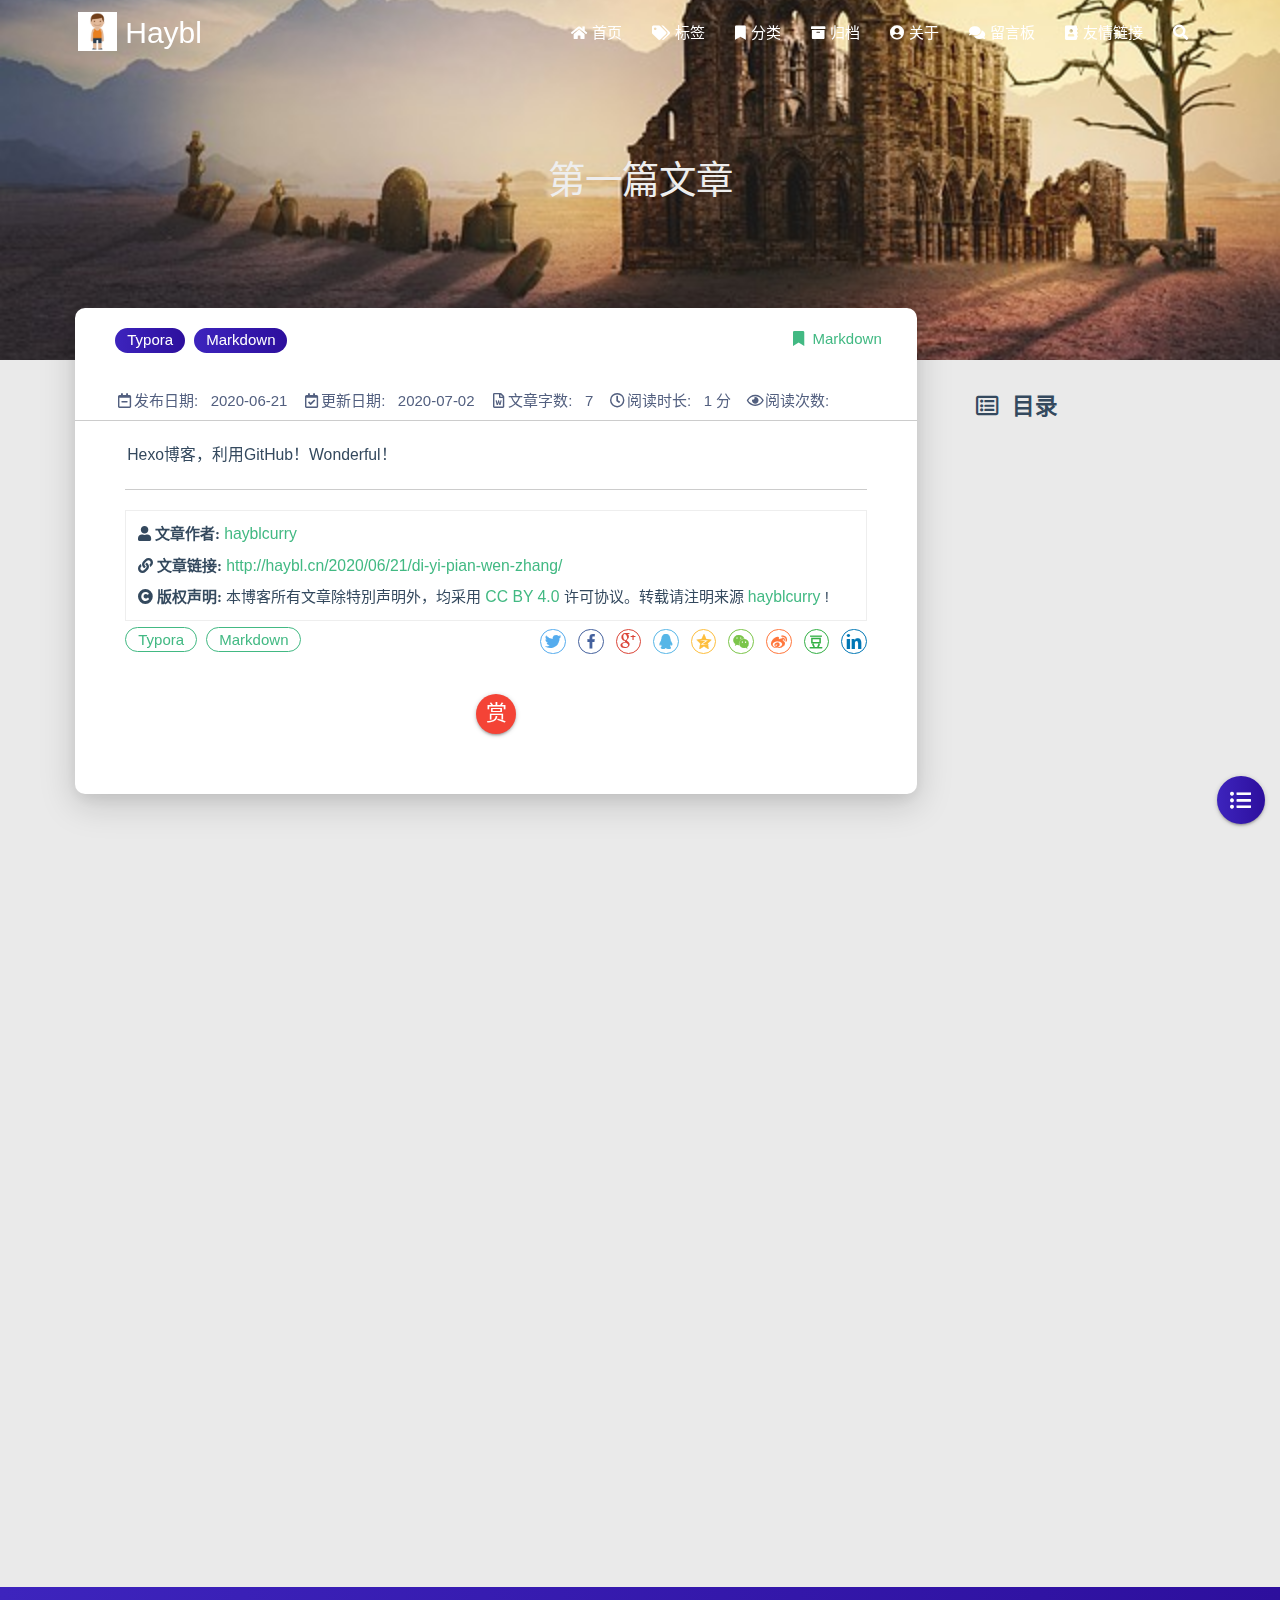
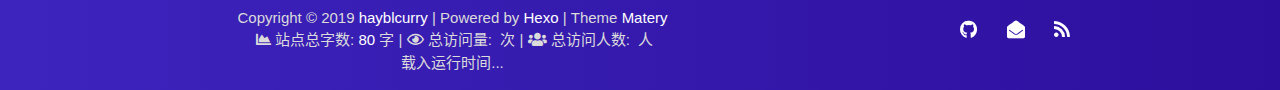
<file: 2020/06/21/di-yi-pian-wen-zhang/index.html>
<!DOCTYPE HTML>
<html lang="zh-CN">


<head>
    <meta charset="utf-8">
    <meta name="keywords" content="第一篇文章, Haybl">
    <meta name="description" content="start from zero">
    <meta http-equiv="X-UA-Compatible" content="IE=edge">
    <meta name="viewport" content="width=device-width, initial-scale=1.0, user-scalable=no">
    <meta name="renderer" content="webkit|ie-stand|ie-comp">
    <meta name="mobile-web-app-capable" content="yes">
    <meta name="format-detection" content="telephone=no">
    <meta name="apple-mobile-web-app-capable" content="yes">
    <meta name="apple-mobile-web-app-status-bar-style" content="black-translucent">
    <!-- Global site tag (gtag.js) - Google Analytics -->


    <title>第一篇文章 | Haybl</title>
    <link rel="icon" type="image/png" href="/favicon.png">

    <link rel="stylesheet" type="text/css" href="/libs/awesome/css/all.css">
    <link rel="stylesheet" type="text/css" href="/libs/materialize/materialize.min.css">
    <link rel="stylesheet" type="text/css" href="/libs/aos/aos.css">
    <link rel="stylesheet" type="text/css" href="/libs/animate/animate.min.css">
    <link rel="stylesheet" type="text/css" href="/libs/lightGallery/css/lightgallery.min.css">
    <link rel="stylesheet" type="text/css" href="/css/matery.css">
    <link rel="stylesheet" type="text/css" href="/css/my.css">

    <script src="/libs/jquery/jquery.min.js"></script>

<meta name="generator" content="Hexo 4.2.1"><link rel="alternate" href="/atom.xml" title="Haybl" type="application/atom+xml">
<link rel="stylesheet" href="/css/prism-tomorrow.css" type="text/css"></head>


<body>
    <header class="navbar-fixed">
    <nav id="headNav" class="bg-color nav-transparent">
        <div id="navContainer" class="nav-wrapper container">
            <div class="brand-logo">
                <a href="/" class="waves-effect waves-light">
                    
                    <img src="/medias/logo.png" class="logo-img" alt="LOGO">
                    
                    <span class="logo-span">Haybl</span>
                </a>
            </div>
            

<a href="#" data-target="mobile-nav" class="sidenav-trigger button-collapse"><i class="fas fa-bars"></i></a>
<ul class="right nav-menu">
  
  <li class="hide-on-med-and-down nav-item">
    
    <a href="/" class="waves-effect waves-light">
      
      <i class="fas fa-home" style="zoom: 0.6;"></i>
      
      <span>首页</span>
    </a>
    
  </li>
  
  <li class="hide-on-med-and-down nav-item">
    
    <a href="/tags" class="waves-effect waves-light">
      
      <i class="fas fa-tags" style="zoom: 0.6;"></i>
      
      <span>标签</span>
    </a>
    
  </li>
  
  <li class="hide-on-med-and-down nav-item">
    
    <a href="/categories" class="waves-effect waves-light">
      
      <i class="fas fa-bookmark" style="zoom: 0.6;"></i>
      
      <span>分类</span>
    </a>
    
  </li>
  
  <li class="hide-on-med-and-down nav-item">
    
    <a href="/archives" class="waves-effect waves-light">
      
      <i class="fas fa-archive" style="zoom: 0.6;"></i>
      
      <span>归档</span>
    </a>
    
  </li>
  
  <li class="hide-on-med-and-down nav-item">
    
    <a href="/about" class="waves-effect waves-light">
      
      <i class="fas fa-user-circle" style="zoom: 0.6;"></i>
      
      <span>关于</span>
    </a>
    
  </li>
  
  <li class="hide-on-med-and-down nav-item">
    
    <a href="/contact" class="waves-effect waves-light">
      
      <i class="fas fa-comments" style="zoom: 0.6;"></i>
      
      <span>留言板</span>
    </a>
    
  </li>
  
  <li class="hide-on-med-and-down nav-item">
    
    <a href="/friends" class="waves-effect waves-light">
      
      <i class="fas fa-address-book" style="zoom: 0.6;"></i>
      
      <span>友情链接</span>
    </a>
    
  </li>
  
  <li>
    <a href="#searchModal" class="modal-trigger waves-effect waves-light">
      <i id="searchIcon" class="fas fa-search" title="搜索" style="zoom: 0.85;"></i>
    </a>
  </li>
</ul>


<div id="mobile-nav" class="side-nav sidenav">

    <div class="mobile-head bg-color">
        
        <img src="/medias/logo.png" class="logo-img circle responsive-img">
        
        <div class="logo-name">Haybl</div>
        <div class="logo-desc">
            
            start from zero
            
        </div>
    </div>

    

    <ul class="menu-list mobile-menu-list">
        
        <li class="m-nav-item">
	  
		<a href="/" class="waves-effect waves-light">
			
			    <i class="fa-fw fas fa-home"></i>
			
			首页
		</a>
          
        </li>
        
        <li class="m-nav-item">
	  
		<a href="/tags" class="waves-effect waves-light">
			
			    <i class="fa-fw fas fa-tags"></i>
			
			标签
		</a>
          
        </li>
        
        <li class="m-nav-item">
	  
		<a href="/categories" class="waves-effect waves-light">
			
			    <i class="fa-fw fas fa-bookmark"></i>
			
			分类
		</a>
          
        </li>
        
        <li class="m-nav-item">
	  
		<a href="/archives" class="waves-effect waves-light">
			
			    <i class="fa-fw fas fa-archive"></i>
			
			归档
		</a>
          
        </li>
        
        <li class="m-nav-item">
	  
		<a href="/about" class="waves-effect waves-light">
			
			    <i class="fa-fw fas fa-user-circle"></i>
			
			关于
		</a>
          
        </li>
        
        <li class="m-nav-item">
	  
		<a href="/contact" class="waves-effect waves-light">
			
			    <i class="fa-fw fas fa-comments"></i>
			
			留言板
		</a>
          
        </li>
        
        <li class="m-nav-item">
	  
		<a href="/friends" class="waves-effect waves-light">
			
			    <i class="fa-fw fas fa-address-book"></i>
			
			友情链接
		</a>
          
        </li>
        
        
        <li><div class="divider"></div></li>
        <li>
            <a href="https://github.com/haybl" class="waves-effect waves-light" target="_blank">
                <i class="fab fa-github-square fa-fw"></i>Fork Me
            </a>
        </li>
        
    </ul>
</div>


        </div>

        
            <style>
    .nav-transparent .github-corner {
        display: none !important;
    }

    .github-corner {
        position: absolute;
        z-index: 10;
        top: 0;
        right: 0;
        border: 0;
        transform: scale(1.1);
    }

    .github-corner svg {
        color: #0f9d58;
        fill: #fff;
        height: 64px;
        width: 64px;
    }

    .github-corner:hover .octo-arm {
        animation: a 0.56s ease-in-out;
    }

    .github-corner .octo-arm {
        animation: none;
    }

    @keyframes a {
        0%,
        to {
            transform: rotate(0);
        }
        20%,
        60% {
            transform: rotate(-25deg);
        }
        40%,
        80% {
            transform: rotate(10deg);
        }
    }
</style>

<a href="https://github.com/haybl" class="github-corner tooltipped hide-on-med-and-down" target="_blank"
   data-tooltip="Fork Me" data-position="left" data-delay="50">
    <svg viewBox="0 0 250 250" aria-hidden="true">
        <path d="M0,0 L115,115 L130,115 L142,142 L250,250 L250,0 Z"></path>
        <path d="M128.3,109.0 C113.8,99.7 119.0,89.6 119.0,89.6 C122.0,82.7 120.5,78.6 120.5,78.6 C119.2,72.0 123.4,76.3 123.4,76.3 C127.3,80.9 125.5,87.3 125.5,87.3 C122.9,97.6 130.6,101.9 134.4,103.2"
              fill="currentColor" style="transform-origin: 130px 106px;" class="octo-arm"></path>
        <path d="M115.0,115.0 C114.9,115.1 118.7,116.5 119.8,115.4 L133.7,101.6 C136.9,99.2 139.9,98.4 142.2,98.6 C133.8,88.0 127.5,74.4 143.8,58.0 C148.5,53.4 154.0,51.2 159.7,51.0 C160.3,49.4 163.2,43.6 171.4,40.1 C171.4,40.1 176.1,42.5 178.8,56.2 C183.1,58.6 187.2,61.8 190.9,65.4 C194.5,69.0 197.7,73.2 200.1,77.6 C213.8,80.2 216.3,84.9 216.3,84.9 C212.7,93.1 206.9,96.0 205.4,96.6 C205.1,102.4 203.0,107.8 198.3,112.5 C181.9,128.9 168.3,122.5 157.7,114.1 C157.9,116.9 156.7,120.9 152.7,124.9 L141.0,136.5 C139.8,137.7 141.6,141.9 141.8,141.8 Z"
              fill="currentColor" class="octo-body"></path>
    </svg>
</a>
        
    </nav>

</header>

    



<div class="bg-cover pd-header post-cover" style="background-image: url('/medias/featureimages/4.jpg')">
    <div class="container" style="right: 0px;left: 0px;">
        <div class="row">
            <div class="col s12 m12 l12">
                <div class="brand">
                    <h1 class="description center-align post-title">第一篇文章</h1>
                </div>
            </div>
        </div>
    </div>
</div>




<main class="post-container content">

    
    <link rel="stylesheet" href="/libs/tocbot/tocbot.css">
<style>
    #articleContent h1::before,
    #articleContent h2::before,
    #articleContent h3::before,
    #articleContent h4::before,
    #articleContent h5::before,
    #articleContent h6::before {
        display: block;
        content: " ";
        height: 100px;
        margin-top: -100px;
        visibility: hidden;
    }

    #articleContent :focus {
        outline: none;
    }

    .toc-fixed {
        position: fixed;
        top: 64px;
    }

    .toc-widget {
        width: 345px;
        padding-left: 20px;
    }

    .toc-widget .toc-title {
        margin: 35px 0 15px 0;
        padding-left: 17px;
        font-size: 1.5rem;
        font-weight: bold;
        line-height: 1.5rem;
    }

    .toc-widget ol {
        padding: 0;
        list-style: none;
    }

    #toc-content {
        height: calc(100vh - 250px);
        overflow: auto;
    }

    #toc-content ol {
        padding-left: 10px;
    }

    #toc-content ol li {
        padding-left: 10px;
    }

    #toc-content .toc-link:hover {
        color: #42b983;
        font-weight: 700;
        text-decoration: underline;
    }

    #toc-content .toc-link::before {
        background-color: transparent;
        max-height: 25px;

        position: absolute;
        right: 23.5vw;
        display: block;
    }

    #toc-content .is-active-link {
        color: #42b983;
    }

    #floating-toc-btn {
        position: fixed;
        right: 15px;
        bottom: 76px;
        padding-top: 15px;
        margin-bottom: 0;
        z-index: 998;
    }

    #floating-toc-btn .btn-floating {
        width: 48px;
        height: 48px;
    }

    #floating-toc-btn .btn-floating i {
        line-height: 48px;
        font-size: 1.4rem;
    }
</style>
<div class="row">
    <div id="main-content" class="col s12 m12 l9">
        <!-- 文章内容详情 -->
<div id="artDetail">
    <div class="card">
        <div class="card-content article-info">
            <div class="row tag-cate">
                <div class="col s7">
                    
                    <div class="article-tag">
                        
                            <a href="/tags/Typora/">
                                <span class="chip bg-color">Typora</span>
                            </a>
                        
                            <a href="/tags/Markdown/">
                                <span class="chip bg-color">Markdown</span>
                            </a>
                        
                    </div>
                    
                </div>
                <div class="col s5 right-align">
                    
                    <div class="post-cate">
                        <i class="fas fa-bookmark fa-fw icon-category"></i>
                        
                            <a href="/categories/Markdown/" class="post-category">
                                Markdown
                            </a>
                        
                    </div>
                    
                </div>
            </div>

            <div class="post-info">
                
                <div class="post-date info-break-policy">
                    <i class="far fa-calendar-minus fa-fw"></i>发布日期:&nbsp;&nbsp;
                    2020-06-21
                </div>
                

                
                <div class="post-date info-break-policy">
                    <i class="far fa-calendar-check fa-fw"></i>更新日期:&nbsp;&nbsp;
                    2020-07-02
                </div>
                

                
                <div class="info-break-policy">
                    <i class="far fa-file-word fa-fw"></i>文章字数:&nbsp;&nbsp;
                    7
                </div>
                

                
                <div class="info-break-policy">
                    <i class="far fa-clock fa-fw"></i>阅读时长:&nbsp;&nbsp;
                    1 分
                </div>
                

                
                    <div id="busuanzi_container_page_pv" class="info-break-policy">
                        <i class="far fa-eye fa-fw"></i>阅读次数:&nbsp;&nbsp;
                        <span id="busuanzi_value_page_pv"></span>
                    </div>
				
            </div>
        </div>
        <hr class="clearfix">
        <div class="card-content article-card-content">
            <div id="articleContent">
                <p>Hexo博客，利用GitHub！Wonderful！</p>

            </div>
            <hr/>

            

    <div class="reprint" id="reprint-statement">
        
            <div class="reprint__author">
                <span class="reprint-meta" style="font-weight: bold;">
                    <i class="fas fa-user">
                        文章作者:
                    </i>
                </span>
                <span class="reprint-info">
                    <a href="/about" rel="external nofollow noreferrer">hayblcurry</a>
                </span>
            </div>
            <div class="reprint__type">
                <span class="reprint-meta" style="font-weight: bold;">
                    <i class="fas fa-link">
                        文章链接:
                    </i>
                </span>
                <span class="reprint-info">
                    <a href="http://haybl.cn/2020/06/21/di-yi-pian-wen-zhang/">http://haybl.cn/2020/06/21/di-yi-pian-wen-zhang/</a>
                </span>
            </div>
            <div class="reprint__notice">
                <span class="reprint-meta" style="font-weight: bold;">
                    <i class="fas fa-copyright">
                        版权声明:
                    </i>
                </span>
                <span class="reprint-info">
                    本博客所有文章除特別声明外，均采用
                    <a href="https://creativecommons.org/licenses/by/4.0/deed.zh" rel="external nofollow noreferrer" target="_blank">CC BY 4.0</a>
                    许可协议。转载请注明来源
                    <a href="/about" target="_blank">hayblcurry</a>
                    !
                </span>
            </div>
        
    </div>

    <script async defer>
      document.addEventListener("copy", function (e) {
        let toastHTML = '<span>复制成功，请遵循本文的转载规则</span><button class="btn-flat toast-action" onclick="navToReprintStatement()" style="font-size: smaller">查看</a>';
        M.toast({html: toastHTML})
      });

      function navToReprintStatement() {
        $("html, body").animate({scrollTop: $("#reprint-statement").offset().top - 80}, 800);
      }
    </script>



            <div class="tag_share" style="display: block;">
                <div class="post-meta__tag-list" style="display: inline-block;">
                    
                        <div class="article-tag">
                            
                                <a href="/tags/Typora/">
                                    <span class="chip bg-color">Typora</span>
                                </a>
                            
                                <a href="/tags/Markdown/">
                                    <span class="chip bg-color">Markdown</span>
                                </a>
                            
                        </div>
                    
                </div>
                <div class="post_share" style="zoom: 80%; width: fit-content; display: inline-block; float: right; margin: -0.15rem 0;">
                    <link rel="stylesheet" type="text/css" href="/libs/share/css/share.min.css">
<div id="article-share">

    
    <div class="social-share" data-sites="twitter,facebook,google,qq,qzone,wechat,weibo,douban,linkedin" data-wechat-qrcode-helper="<p>微信扫一扫即可分享！</p>"></div>
    <script src="/libs/share/js/social-share.min.js"></script>
    

    

</div>

                </div>
            </div>
            
                <style>
    #reward {
        margin: 40px 0;
        text-align: center;
    }

    #reward .reward-link {
        font-size: 1.4rem;
        line-height: 38px;
    }

    #reward .btn-floating:hover {
        box-shadow: 0 6px 12px rgba(0, 0, 0, 0.2), 0 5px 15px rgba(0, 0, 0, 0.2);
    }

    #rewardModal {
        width: 320px;
        height: 350px;
    }

    #rewardModal .reward-title {
        margin: 15px auto;
        padding-bottom: 5px;
    }

    #rewardModal .modal-content {
        padding: 10px;
    }

    #rewardModal .close {
        position: absolute;
        right: 15px;
        top: 15px;
        color: rgba(0, 0, 0, 0.5);
        font-size: 1.3rem;
        line-height: 20px;
        cursor: pointer;
    }

    #rewardModal .close:hover {
        color: #ef5350;
        transform: scale(1.3);
        -moz-transform:scale(1.3);
        -webkit-transform:scale(1.3);
        -o-transform:scale(1.3);
    }

    #rewardModal .reward-tabs {
        margin: 0 auto;
        width: 210px;
    }

    .reward-tabs .tabs {
        height: 38px;
        margin: 10px auto;
        padding-left: 0;
    }

    .reward-content ul {
        padding-left: 0 !important;
    }

    .reward-tabs .tabs .tab {
        height: 38px;
        line-height: 38px;
    }

    .reward-tabs .tab a {
        color: #fff;
        background-color: #ccc;
    }

    .reward-tabs .tab a:hover {
        background-color: #ccc;
        color: #fff;
    }

    .reward-tabs .wechat-tab .active {
        color: #fff !important;
        background-color: #22AB38 !important;
    }

    .reward-tabs .alipay-tab .active {
        color: #fff !important;
        background-color: #019FE8 !important;
    }

    .reward-tabs .reward-img {
        width: 210px;
        height: 210px;
    }
</style>

<div id="reward">
    <a href="#rewardModal" class="reward-link modal-trigger btn-floating btn-medium waves-effect waves-light red">赏</a>

    <!-- Modal Structure -->
    <div id="rewardModal" class="modal">
        <div class="modal-content">
            <a class="close modal-close"><i class="fas fa-times"></i></a>
            <h4 class="reward-title">你的赏识是我前进的动力</h4>
            <div class="reward-content">
                <div class="reward-tabs">
                    <ul class="tabs row">
                        <li class="tab col s6 alipay-tab waves-effect waves-light"><a href="#alipay">支付宝</a></li>
                        <li class="tab col s6 wechat-tab waves-effect waves-light"><a href="#wechat">微 信</a></li>
                    </ul>
                    <div id="alipay">
                        <img src="/medias/reward/alipay.jpg" class="reward-img" alt="支付宝打赏二维码">
                    </div>
                    <div id="wechat">
                        <img src="/medias/reward/wechat.png" class="reward-img" alt="微信打赏二维码">
                    </div>
                </div>
            </div>
        </div>
    </div>
</div>

<script>
    $(function () {
        $('.tabs').tabs();
    });
</script>

            
        </div>
    </div>

    
        <link rel="stylesheet" href="/libs/gitalk/gitalk.css">
<link rel="stylesheet" href="/css/my-gitalk.css">

<div class="card gitalk-card" data-aos="fade-up">
    <div class="comment_headling" style="font-size: 20px; font-weight: 700; position: relative; padding-left: 20px; top: 15px; padding-bottom: 5px;">
        <i class="fas fa-comments fa-fw" aria-hidden="true"></i>
        <span>评论</span>
    </div>
    <div id="gitalk-container" class="card-content"></div>
</div>

<script src="/libs/gitalk/gitalk.min.js"></script>
<script>
    let gitalk = new Gitalk({
        clientID: '',
        clientSecret: '',
        repo: '',
        owner: '',
        admin: null,
        id: '2020-06-21T22-36-27',
        distractionFreeMode: false  // Facebook-like distraction free mode
    });

    gitalk.render('gitalk-container');
</script>

    

    

    

    

    

    

    

<article id="prenext-posts" class="prev-next articles">
    <div class="row article-row">
        
        <div class="article col s12 m6" data-aos="fade-up" data-aos="fade-up">
            <div class="article-badge left-badge text-color">
                <i class="far fa-dot-circle"></i>&nbsp;本篇
            </div>
            <div class="card">
                <a href="/2020/06/21/di-yi-pian-wen-zhang/">
                    <div class="card-image">
                        
                        
                        <img src="/medias/featureimages/4.jpg" class="responsive-img" alt="第一篇文章">
                        
                        <span class="card-title">第一篇文章</span>
                    </div>
                </a>
                <div class="card-content article-content">
                    <div class="summary block-with-text">
                        
                            First Blog
                        
                    </div>
                    <div class="publish-info">
                            <span class="publish-date">
                                <i class="far fa-clock fa-fw icon-date"></i>2020-06-21
                            </span>
                        <span class="publish-author">
                            
                            <i class="fas fa-bookmark fa-fw icon-category"></i>
                            
                            <a href="/categories/Markdown/" class="post-category">
                                    Markdown
                                </a>
                            
                            
                        </span>
                    </div>
                </div>

                
                <div class="card-action article-tags">
                    
                    <a href="/tags/Typora/">
                        <span class="chip bg-color">Typora</span>
                    </a>
                    
                    <a href="/tags/Markdown/">
                        <span class="chip bg-color">Markdown</span>
                    </a>
                    
                </div>
                
            </div>
        </div>
        
        
        <div class="article col s12 m6" data-aos="fade-up">
            <div class="article-badge right-badge text-color">
                下一篇&nbsp;<i class="fas fa-chevron-right"></i>
            </div>
            <div class="card">
                <a href="/2020/06/21/hello-world/">
                    <div class="card-image">
                        
                        
                        <img src="/medias/featureimages/12.jpg" class="responsive-img" alt="Hello World">
                        
                        <span class="card-title">Hello World</span>
                    </div>
                </a>
                <div class="card-content article-content">
                    <div class="summary block-with-text">
                        
                            Second Blog
                        
                    </div>
                    <div class="publish-info">
                            <span class="publish-date">
                                <i class="far fa-clock fa-fw icon-date"></i>2020-06-21
                            </span>
                        <span class="publish-author">
                            
                            <i class="fas fa-bookmark fa-fw icon-category"></i>
                            
                            <a href="/categories/Markdown/" class="post-category">
                                    Markdown
                                </a>
                            
                            
                        </span>
                    </div>
                </div>
                
                <div class="card-action article-tags">
                    
                    <a href="/tags/Typora/">
                        <span class="chip bg-color">Typora</span>
                    </a>
                    
                    <a href="/tags/Markdown/">
                        <span class="chip bg-color">Markdown</span>
                    </a>
                    
                </div>
                
            </div>
        </div>
        
    </div>
</article>

</div>



<!-- 代码块功能依赖 -->
<script type="text/javascript" src="/libs/codeBlock/codeBlockFuction.js"></script>

<!-- 代码语言 -->

<script type="text/javascript" src="/libs/codeBlock/codeLang.js"></script>


<!-- 代码块复制 -->

<script type="text/javascript" src="/libs/codeBlock/codeCopy.js"></script>


<!-- 代码块收缩 -->

<script type="text/javascript" src="/libs/codeBlock/codeShrink.js"></script>


<!-- 代码块折行 -->

<style type="text/css">
code[class*="language-"], pre[class*="language-"] { white-space: pre !important; }
</style>


    </div>
    <div id="toc-aside" class="expanded col l3 hide-on-med-and-down">
        <div class="toc-widget">
            <div class="toc-title"><i class="far fa-list-alt"></i>&nbsp;&nbsp;目录</div>
            <div id="toc-content"></div>
        </div>
    </div>
</div>

<!-- TOC 悬浮按钮. -->

<div id="floating-toc-btn" class="hide-on-med-and-down">
    <a class="btn-floating btn-large bg-color">
        <i class="fas fa-list-ul"></i>
    </a>
</div>


<script src="/libs/tocbot/tocbot.min.js"></script>
<script>
    $(function () {
        tocbot.init({
            tocSelector: '#toc-content',
            contentSelector: '#articleContent',
            headingsOffset: -($(window).height() * 0.4 - 45),
            collapseDepth: Number('0'),
            headingSelector: 'h2, h3, h4'
        });

        // modify the toc link href to support Chinese.
        let i = 0;
        let tocHeading = 'toc-heading-';
        $('#toc-content a').each(function () {
            $(this).attr('href', '#' + tocHeading + (++i));
        });

        // modify the heading title id to support Chinese.
        i = 0;
        $('#articleContent').children('h2, h3, h4').each(function () {
            $(this).attr('id', tocHeading + (++i));
        });

        // Set scroll toc fixed.
        let tocHeight = parseInt($(window).height() * 0.4 - 64);
        let $tocWidget = $('.toc-widget');
        $(window).scroll(function () {
            let scroll = $(window).scrollTop();
            /* add post toc fixed. */
            if (scroll > tocHeight) {
                $tocWidget.addClass('toc-fixed');
            } else {
                $tocWidget.removeClass('toc-fixed');
            }
        });

        
        /* 修复文章卡片 div 的宽度. */
        let fixPostCardWidth = function (srcId, targetId) {
            let srcDiv = $('#' + srcId);
            if (srcDiv.length === 0) {
                return;
            }

            let w = srcDiv.width();
            if (w >= 450) {
                w = w + 21;
            } else if (w >= 350 && w < 450) {
                w = w + 18;
            } else if (w >= 300 && w < 350) {
                w = w + 16;
            } else {
                w = w + 14;
            }
            $('#' + targetId).width(w);
        };

        // 切换TOC目录展开收缩的相关操作.
        const expandedClass = 'expanded';
        let $tocAside = $('#toc-aside');
        let $mainContent = $('#main-content');
        $('#floating-toc-btn .btn-floating').click(function () {
            if ($tocAside.hasClass(expandedClass)) {
                $tocAside.removeClass(expandedClass).hide();
                $mainContent.removeClass('l9');
            } else {
                $tocAside.addClass(expandedClass).show();
                $mainContent.addClass('l9');
            }
            fixPostCardWidth('artDetail', 'prenext-posts');
        });
        
    });
</script>

    

</main>




    <footer class="page-footer bg-color">
    
    <div class="container row center-align" style="margin-bottom: 15px !important;">
        <div class="col s12 m8 l8 copy-right">
            Copyright&nbsp;&copy;
            <span id="year">2019</span>
            <a href="/about" target="_blank">hayblcurry</a>
            |&nbsp;Powered by&nbsp;<a href="https://hexo.io/" target="_blank">Hexo</a>
            |&nbsp;Theme&nbsp;<a href="https://github.com/blinkfox/hexo-theme-matery" target="_blank">Matery</a>
            <br>
            
            &nbsp;<i class="fas fa-chart-area"></i>&nbsp;站点总字数:&nbsp;<span
                class="white-color">80</span>&nbsp;字
            
            
            
            
            
            
            <span id="busuanzi_container_site_pv">
                |&nbsp;<i class="far fa-eye"></i>&nbsp;总访问量:&nbsp;<span id="busuanzi_value_site_pv"
                    class="white-color"></span>&nbsp;次
            </span>
            
            
            <span id="busuanzi_container_site_uv">
                |&nbsp;<i class="fas fa-users"></i>&nbsp;总访问人数:&nbsp;<span id="busuanzi_value_site_uv"
                    class="white-color"></span>&nbsp;人
            </span>
            
            <br>
            
            <span id="sitetime">载入运行时间...</span>
            <script>
                function siteTime() {
                    var seconds = 1000;
                    var minutes = seconds * 60;
                    var hours = minutes * 60;
                    var days = hours * 24;
                    var years = days * 365;
                    var today = new Date();
                    var startYear = "2019";
                    var startMonth = "6";
                    var startDate = "28";
                    var startHour = "0";
                    var startMinute = "0";
                    var startSecond = "0";
                    var todayYear = today.getFullYear();
                    var todayMonth = today.getMonth() + 1;
                    var todayDate = today.getDate();
                    var todayHour = today.getHours();
                    var todayMinute = today.getMinutes();
                    var todaySecond = today.getSeconds();
                    var t1 = Date.UTC(startYear, startMonth, startDate, startHour, startMinute, startSecond);
                    var t2 = Date.UTC(todayYear, todayMonth, todayDate, todayHour, todayMinute, todaySecond);
                    var diff = t2 - t1;
                    var diffYears = Math.floor(diff / years);
                    var diffDays = Math.floor((diff / days) - diffYears * 365);
                    var diffHours = Math.floor((diff - (diffYears * 365 + diffDays) * days) / hours);
                    var diffMinutes = Math.floor((diff - (diffYears * 365 + diffDays) * days - diffHours * hours) /
                        minutes);
                    var diffSeconds = Math.floor((diff - (diffYears * 365 + diffDays) * days - diffHours * hours -
                        diffMinutes * minutes) / seconds);
                    if (startYear == todayYear) {
                        document.getElementById("year").innerHTML = todayYear;
                        document.getElementById("sitetime").innerHTML = "本站已安全运行 " + diffDays + " 天 " + diffHours +
                            " 小时 " + diffMinutes + " 分钟 " + diffSeconds + " 秒";
                    } else {
                        document.getElementById("year").innerHTML = startYear + " - " + todayYear;
                        document.getElementById("sitetime").innerHTML = "本站已安全运行 " + diffYears + " 年 " + diffDays +
                            " 天 " + diffHours + " 小时 " + diffMinutes + " 分钟 " + diffSeconds + " 秒";
                    }
                }
                setInterval(siteTime, 1000);
            </script>
            
            <br>
            
        </div>
        <div class="col s12 m4 l4 social-link social-statis">
    <a href="https://github.com/haybl" class="tooltipped" target="_blank" data-tooltip="访问我的GitHub" data-position="top" data-delay="50">
        <i class="fab fa-github"></i>
    </a>



    <a href="mailto:hayblcurry@qq.com" class="tooltipped" target="_blank" data-tooltip="邮件联系我" data-position="top" data-delay="50">
        <i class="fas fa-envelope-open"></i>
    </a>













    <a href="/atom.xml" class="tooltipped" target="_blank" data-tooltip="RSS 订阅" data-position="top" data-delay="50">
        <i class="fas fa-rss"></i>
    </a>

</div>
    </div>
</footer>

<div class="progress-bar"></div>


    <!-- 搜索遮罩框 -->
<div id="searchModal" class="modal">
    <div class="modal-content">
        <div class="search-header">
            <span class="title"><i class="fas fa-search"></i>&nbsp;&nbsp;搜索</span>
            <input type="search" id="searchInput" name="s" placeholder="请输入搜索的关键字"
                   class="search-input">
        </div>
        <div id="searchResult"></div>
    </div>
</div>

<script src="/js/search.js"></script>
<script type="text/javascript">
$(function () {
    searchFunc("/search.xml", 'searchInput', 'searchResult');
});
</script>

    <!-- 回到顶部按钮 -->
<div id="backTop" class="top-scroll">
    <a class="btn-floating btn-large waves-effect waves-light" href="#!">
        <i class="fas fa-arrow-up"></i>
    </a>
</div>


    <script src="/libs/materialize/materialize.min.js"></script>
    <script src="/libs/masonry/masonry.pkgd.min.js"></script>
    <script src="/libs/aos/aos.js"></script>
    <script src="/libs/scrollprogress/scrollProgress.min.js"></script>
    <script src="/libs/lightGallery/js/lightgallery-all.min.js"></script>
    <script src="/js/matery.js"></script>

    <!-- Baidu Analytics -->

    <!-- Baidu Push -->

<script>
    (function () {
        var bp = document.createElement('script');
        var curProtocol = window.location.protocol.split(':')[0];
        if (curProtocol === 'https') {
            bp.src = 'https://zz.bdstatic.com/linksubmit/push.js';
        } else {
            bp.src = 'http://push.zhanzhang.baidu.com/push.js';
        }
        var s = document.getElementsByTagName("script")[0];
        s.parentNode.insertBefore(bp, s);
    })();
</script>

    
    <script src="/libs/others/clicklove.js" async="async"></script>
    
    
    <script async src="/libs/others/busuanzi.pure.mini.js"></script>
    

    

    

    

    

    

    
    <script src="/libs/instantpage/instantpage.js" type="module"></script>
    

</body>

</html>
</file>
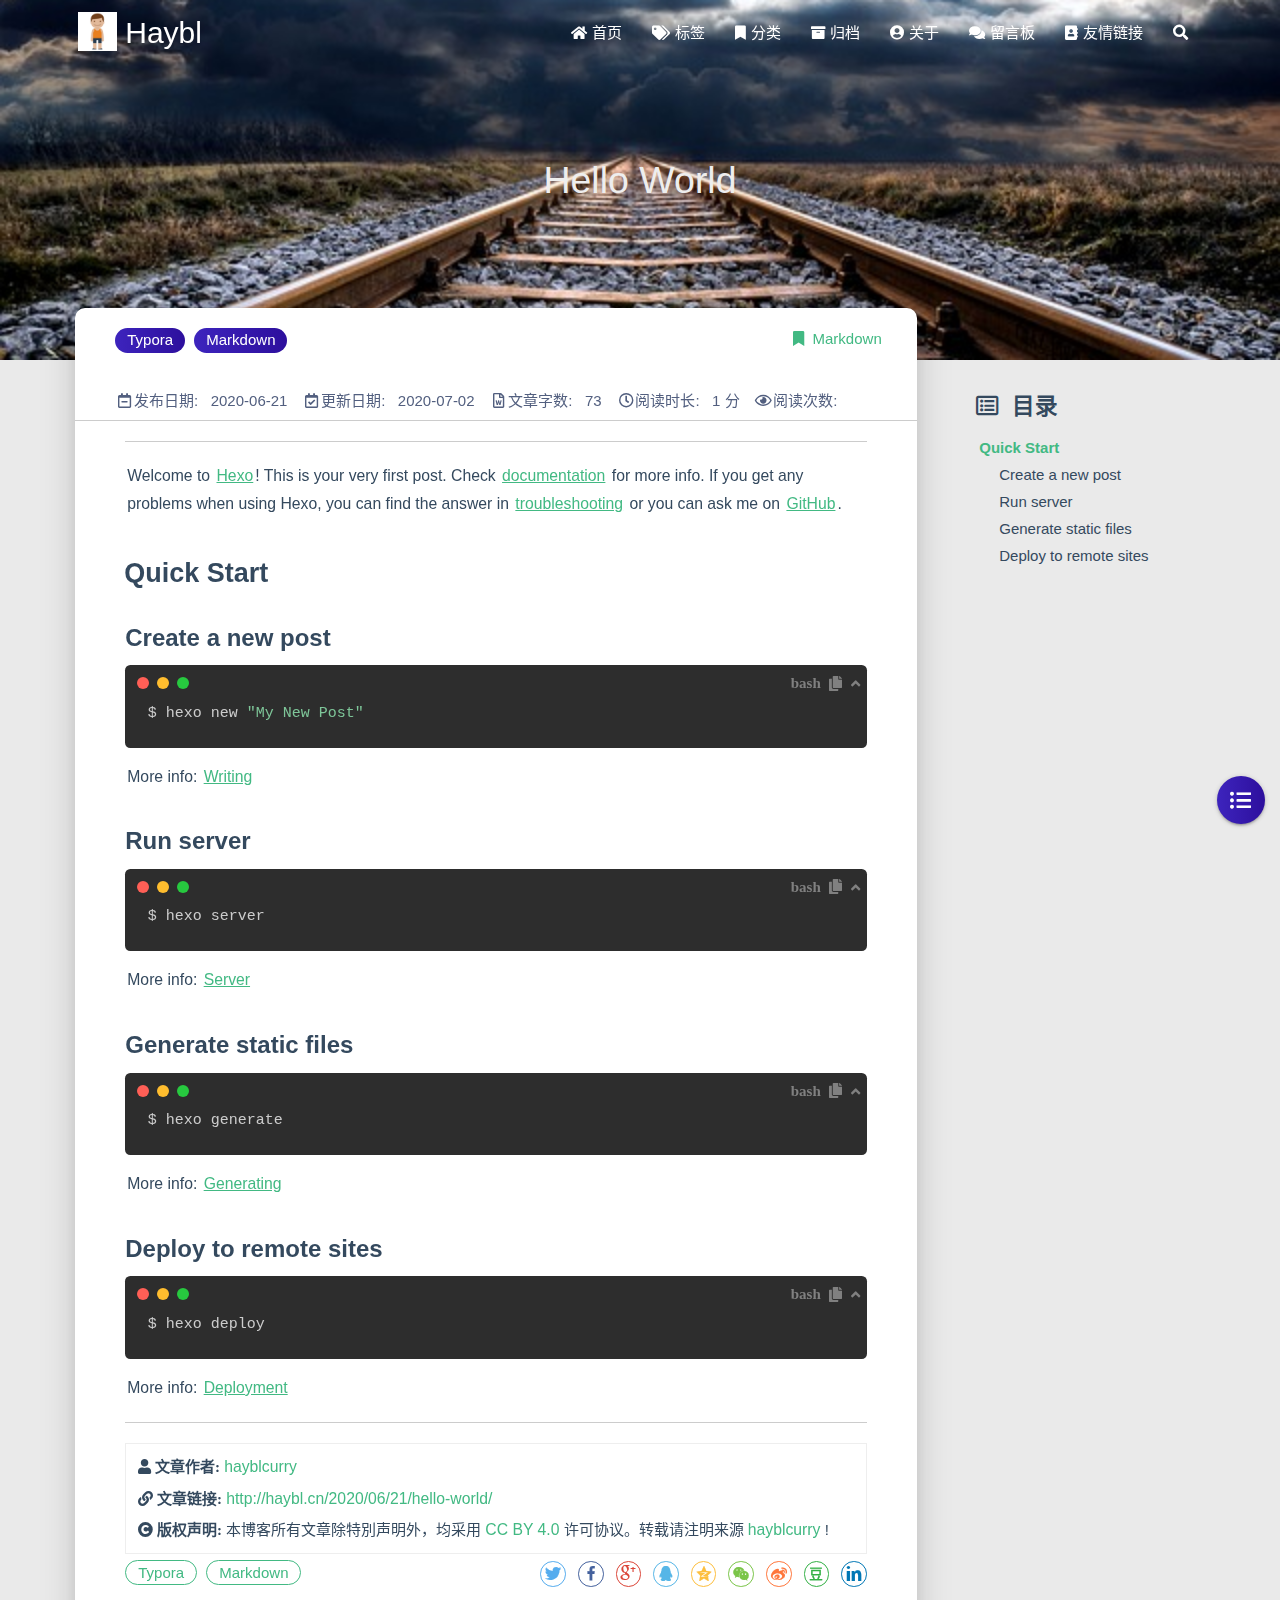
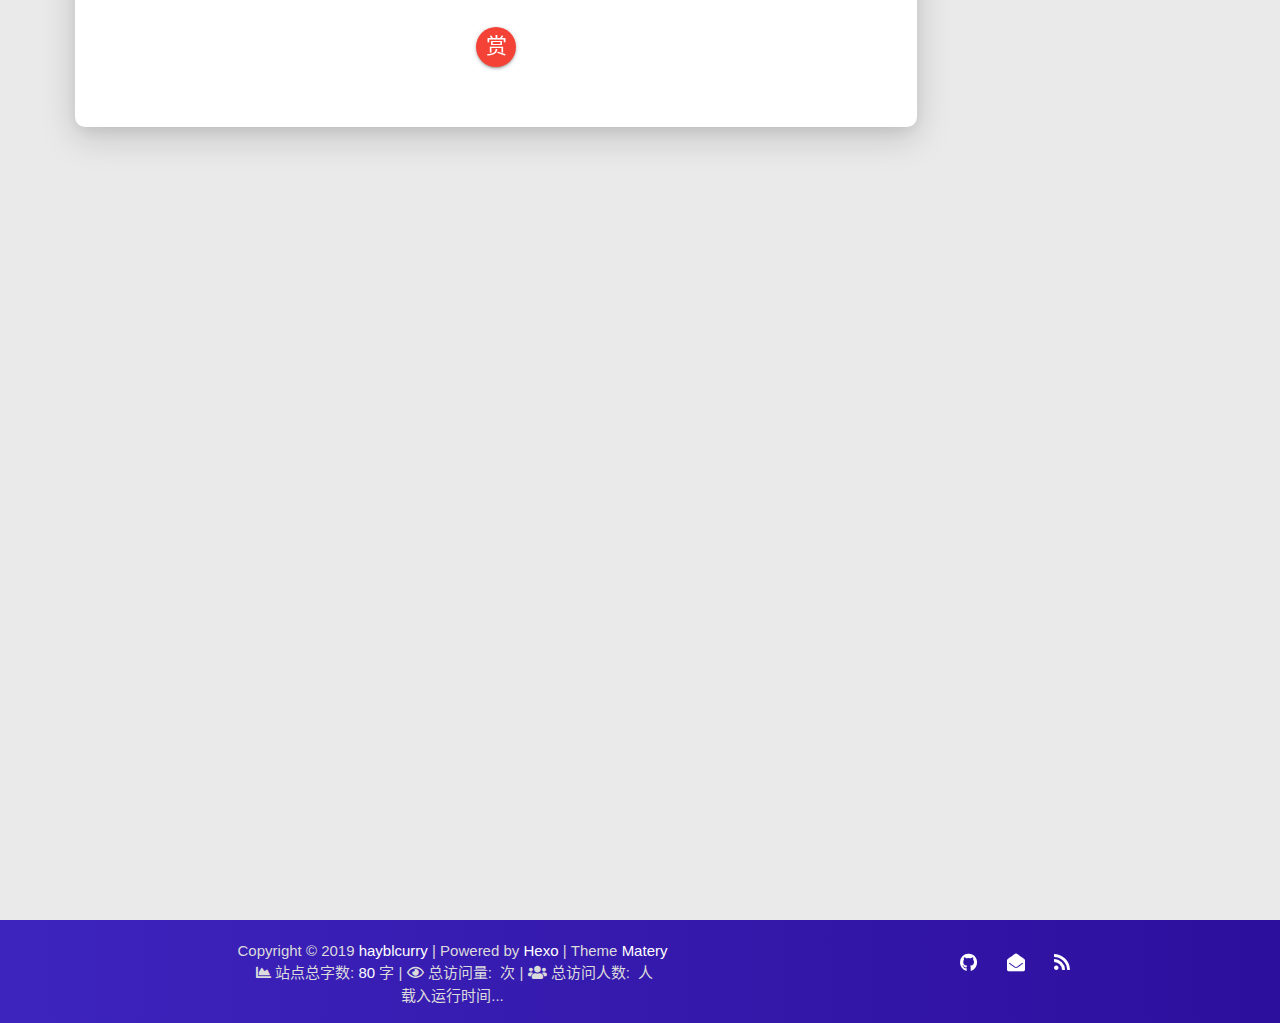
<file: 2020/06/21/hello-world/index.html>
<!DOCTYPE HTML>
<html lang="zh-CN">


<head>
    <meta charset="utf-8">
    <meta name="keywords" content="Hello World, Haybl">
    <meta name="description" content="start from zero">
    <meta http-equiv="X-UA-Compatible" content="IE=edge">
    <meta name="viewport" content="width=device-width, initial-scale=1.0, user-scalable=no">
    <meta name="renderer" content="webkit|ie-stand|ie-comp">
    <meta name="mobile-web-app-capable" content="yes">
    <meta name="format-detection" content="telephone=no">
    <meta name="apple-mobile-web-app-capable" content="yes">
    <meta name="apple-mobile-web-app-status-bar-style" content="black-translucent">
    <!-- Global site tag (gtag.js) - Google Analytics -->


    <title>Hello World | Haybl</title>
    <link rel="icon" type="image/png" href="/favicon.png">

    <link rel="stylesheet" type="text/css" href="/libs/awesome/css/all.css">
    <link rel="stylesheet" type="text/css" href="/libs/materialize/materialize.min.css">
    <link rel="stylesheet" type="text/css" href="/libs/aos/aos.css">
    <link rel="stylesheet" type="text/css" href="/libs/animate/animate.min.css">
    <link rel="stylesheet" type="text/css" href="/libs/lightGallery/css/lightgallery.min.css">
    <link rel="stylesheet" type="text/css" href="/css/matery.css">
    <link rel="stylesheet" type="text/css" href="/css/my.css">

    <script src="/libs/jquery/jquery.min.js"></script>

<meta name="generator" content="Hexo 4.2.1"><link rel="alternate" href="/atom.xml" title="Haybl" type="application/atom+xml">
<link rel="stylesheet" href="/css/prism-tomorrow.css" type="text/css"></head>


<body>
    <header class="navbar-fixed">
    <nav id="headNav" class="bg-color nav-transparent">
        <div id="navContainer" class="nav-wrapper container">
            <div class="brand-logo">
                <a href="/" class="waves-effect waves-light">
                    
                    <img src="/medias/logo.png" class="logo-img" alt="LOGO">
                    
                    <span class="logo-span">Haybl</span>
                </a>
            </div>
            

<a href="#" data-target="mobile-nav" class="sidenav-trigger button-collapse"><i class="fas fa-bars"></i></a>
<ul class="right nav-menu">
  
  <li class="hide-on-med-and-down nav-item">
    
    <a href="/" class="waves-effect waves-light">
      
      <i class="fas fa-home" style="zoom: 0.6;"></i>
      
      <span>首页</span>
    </a>
    
  </li>
  
  <li class="hide-on-med-and-down nav-item">
    
    <a href="/tags" class="waves-effect waves-light">
      
      <i class="fas fa-tags" style="zoom: 0.6;"></i>
      
      <span>标签</span>
    </a>
    
  </li>
  
  <li class="hide-on-med-and-down nav-item">
    
    <a href="/categories" class="waves-effect waves-light">
      
      <i class="fas fa-bookmark" style="zoom: 0.6;"></i>
      
      <span>分类</span>
    </a>
    
  </li>
  
  <li class="hide-on-med-and-down nav-item">
    
    <a href="/archives" class="waves-effect waves-light">
      
      <i class="fas fa-archive" style="zoom: 0.6;"></i>
      
      <span>归档</span>
    </a>
    
  </li>
  
  <li class="hide-on-med-and-down nav-item">
    
    <a href="/about" class="waves-effect waves-light">
      
      <i class="fas fa-user-circle" style="zoom: 0.6;"></i>
      
      <span>关于</span>
    </a>
    
  </li>
  
  <li class="hide-on-med-and-down nav-item">
    
    <a href="/contact" class="waves-effect waves-light">
      
      <i class="fas fa-comments" style="zoom: 0.6;"></i>
      
      <span>留言板</span>
    </a>
    
  </li>
  
  <li class="hide-on-med-and-down nav-item">
    
    <a href="/friends" class="waves-effect waves-light">
      
      <i class="fas fa-address-book" style="zoom: 0.6;"></i>
      
      <span>友情链接</span>
    </a>
    
  </li>
  
  <li>
    <a href="#searchModal" class="modal-trigger waves-effect waves-light">
      <i id="searchIcon" class="fas fa-search" title="搜索" style="zoom: 0.85;"></i>
    </a>
  </li>
</ul>


<div id="mobile-nav" class="side-nav sidenav">

    <div class="mobile-head bg-color">
        
        <img src="/medias/logo.png" class="logo-img circle responsive-img">
        
        <div class="logo-name">Haybl</div>
        <div class="logo-desc">
            
            start from zero
            
        </div>
    </div>

    

    <ul class="menu-list mobile-menu-list">
        
        <li class="m-nav-item">
	  
		<a href="/" class="waves-effect waves-light">
			
			    <i class="fa-fw fas fa-home"></i>
			
			首页
		</a>
          
        </li>
        
        <li class="m-nav-item">
	  
		<a href="/tags" class="waves-effect waves-light">
			
			    <i class="fa-fw fas fa-tags"></i>
			
			标签
		</a>
          
        </li>
        
        <li class="m-nav-item">
	  
		<a href="/categories" class="waves-effect waves-light">
			
			    <i class="fa-fw fas fa-bookmark"></i>
			
			分类
		</a>
          
        </li>
        
        <li class="m-nav-item">
	  
		<a href="/archives" class="waves-effect waves-light">
			
			    <i class="fa-fw fas fa-archive"></i>
			
			归档
		</a>
          
        </li>
        
        <li class="m-nav-item">
	  
		<a href="/about" class="waves-effect waves-light">
			
			    <i class="fa-fw fas fa-user-circle"></i>
			
			关于
		</a>
          
        </li>
        
        <li class="m-nav-item">
	  
		<a href="/contact" class="waves-effect waves-light">
			
			    <i class="fa-fw fas fa-comments"></i>
			
			留言板
		</a>
          
        </li>
        
        <li class="m-nav-item">
	  
		<a href="/friends" class="waves-effect waves-light">
			
			    <i class="fa-fw fas fa-address-book"></i>
			
			友情链接
		</a>
          
        </li>
        
        
        <li><div class="divider"></div></li>
        <li>
            <a href="https://github.com/haybl" class="waves-effect waves-light" target="_blank">
                <i class="fab fa-github-square fa-fw"></i>Fork Me
            </a>
        </li>
        
    </ul>
</div>


        </div>

        
            <style>
    .nav-transparent .github-corner {
        display: none !important;
    }

    .github-corner {
        position: absolute;
        z-index: 10;
        top: 0;
        right: 0;
        border: 0;
        transform: scale(1.1);
    }

    .github-corner svg {
        color: #0f9d58;
        fill: #fff;
        height: 64px;
        width: 64px;
    }

    .github-corner:hover .octo-arm {
        animation: a 0.56s ease-in-out;
    }

    .github-corner .octo-arm {
        animation: none;
    }

    @keyframes a {
        0%,
        to {
            transform: rotate(0);
        }
        20%,
        60% {
            transform: rotate(-25deg);
        }
        40%,
        80% {
            transform: rotate(10deg);
        }
    }
</style>

<a href="https://github.com/haybl" class="github-corner tooltipped hide-on-med-and-down" target="_blank"
   data-tooltip="Fork Me" data-position="left" data-delay="50">
    <svg viewBox="0 0 250 250" aria-hidden="true">
        <path d="M0,0 L115,115 L130,115 L142,142 L250,250 L250,0 Z"></path>
        <path d="M128.3,109.0 C113.8,99.7 119.0,89.6 119.0,89.6 C122.0,82.7 120.5,78.6 120.5,78.6 C119.2,72.0 123.4,76.3 123.4,76.3 C127.3,80.9 125.5,87.3 125.5,87.3 C122.9,97.6 130.6,101.9 134.4,103.2"
              fill="currentColor" style="transform-origin: 130px 106px;" class="octo-arm"></path>
        <path d="M115.0,115.0 C114.9,115.1 118.7,116.5 119.8,115.4 L133.7,101.6 C136.9,99.2 139.9,98.4 142.2,98.6 C133.8,88.0 127.5,74.4 143.8,58.0 C148.5,53.4 154.0,51.2 159.7,51.0 C160.3,49.4 163.2,43.6 171.4,40.1 C171.4,40.1 176.1,42.5 178.8,56.2 C183.1,58.6 187.2,61.8 190.9,65.4 C194.5,69.0 197.7,73.2 200.1,77.6 C213.8,80.2 216.3,84.9 216.3,84.9 C212.7,93.1 206.9,96.0 205.4,96.6 C205.1,102.4 203.0,107.8 198.3,112.5 C181.9,128.9 168.3,122.5 157.7,114.1 C157.9,116.9 156.7,120.9 152.7,124.9 L141.0,136.5 C139.8,137.7 141.6,141.9 141.8,141.8 Z"
              fill="currentColor" class="octo-body"></path>
    </svg>
</a>
        
    </nav>

</header>

    



<div class="bg-cover pd-header post-cover" style="background-image: url('/medias/featureimages/12.jpg')">
    <div class="container" style="right: 0px;left: 0px;">
        <div class="row">
            <div class="col s12 m12 l12">
                <div class="brand">
                    <h1 class="description center-align post-title">Hello World</h1>
                </div>
            </div>
        </div>
    </div>
</div>




<main class="post-container content">

    
    <link rel="stylesheet" href="/libs/tocbot/tocbot.css">
<style>
    #articleContent h1::before,
    #articleContent h2::before,
    #articleContent h3::before,
    #articleContent h4::before,
    #articleContent h5::before,
    #articleContent h6::before {
        display: block;
        content: " ";
        height: 100px;
        margin-top: -100px;
        visibility: hidden;
    }

    #articleContent :focus {
        outline: none;
    }

    .toc-fixed {
        position: fixed;
        top: 64px;
    }

    .toc-widget {
        width: 345px;
        padding-left: 20px;
    }

    .toc-widget .toc-title {
        margin: 35px 0 15px 0;
        padding-left: 17px;
        font-size: 1.5rem;
        font-weight: bold;
        line-height: 1.5rem;
    }

    .toc-widget ol {
        padding: 0;
        list-style: none;
    }

    #toc-content {
        height: calc(100vh - 250px);
        overflow: auto;
    }

    #toc-content ol {
        padding-left: 10px;
    }

    #toc-content ol li {
        padding-left: 10px;
    }

    #toc-content .toc-link:hover {
        color: #42b983;
        font-weight: 700;
        text-decoration: underline;
    }

    #toc-content .toc-link::before {
        background-color: transparent;
        max-height: 25px;

        position: absolute;
        right: 23.5vw;
        display: block;
    }

    #toc-content .is-active-link {
        color: #42b983;
    }

    #floating-toc-btn {
        position: fixed;
        right: 15px;
        bottom: 76px;
        padding-top: 15px;
        margin-bottom: 0;
        z-index: 998;
    }

    #floating-toc-btn .btn-floating {
        width: 48px;
        height: 48px;
    }

    #floating-toc-btn .btn-floating i {
        line-height: 48px;
        font-size: 1.4rem;
    }
</style>
<div class="row">
    <div id="main-content" class="col s12 m12 l9">
        <!-- 文章内容详情 -->
<div id="artDetail">
    <div class="card">
        <div class="card-content article-info">
            <div class="row tag-cate">
                <div class="col s7">
                    
                    <div class="article-tag">
                        
                            <a href="/tags/Typora/">
                                <span class="chip bg-color">Typora</span>
                            </a>
                        
                            <a href="/tags/Markdown/">
                                <span class="chip bg-color">Markdown</span>
                            </a>
                        
                    </div>
                    
                </div>
                <div class="col s5 right-align">
                    
                    <div class="post-cate">
                        <i class="fas fa-bookmark fa-fw icon-category"></i>
                        
                            <a href="/categories/Markdown/" class="post-category">
                                Markdown
                            </a>
                        
                    </div>
                    
                </div>
            </div>

            <div class="post-info">
                
                <div class="post-date info-break-policy">
                    <i class="far fa-calendar-minus fa-fw"></i>发布日期:&nbsp;&nbsp;
                    2020-06-21
                </div>
                

                
                <div class="post-date info-break-policy">
                    <i class="far fa-calendar-check fa-fw"></i>更新日期:&nbsp;&nbsp;
                    2020-07-02
                </div>
                

                
                <div class="info-break-policy">
                    <i class="far fa-file-word fa-fw"></i>文章字数:&nbsp;&nbsp;
                    73
                </div>
                

                
                <div class="info-break-policy">
                    <i class="far fa-clock fa-fw"></i>阅读时长:&nbsp;&nbsp;
                    1 分
                </div>
                

                
                    <div id="busuanzi_container_page_pv" class="info-break-policy">
                        <i class="far fa-eye fa-fw"></i>阅读次数:&nbsp;&nbsp;
                        <span id="busuanzi_value_page_pv"></span>
                    </div>
				
            </div>
        </div>
        <hr class="clearfix">
        <div class="card-content article-card-content">
            <div id="articleContent">
                <hr>
<p>Welcome to <a href="https://hexo.io/" target="_blank" rel="noopener">Hexo</a>! This is your very first post. Check <a href="https://hexo.io/docs/" target="_blank" rel="noopener">documentation</a> for more info. If you get any problems when using Hexo, you can find the answer in <a href="https://hexo.io/docs/troubleshooting.html" target="_blank" rel="noopener">troubleshooting</a> or you can ask me on <a href="https://github.com/hexojs/hexo/issues" target="_blank" rel="noopener">GitHub</a>.</p>
<h2 id="Quick-Start"><a href="#Quick-Start" class="headerlink" title="Quick Start"></a>Quick Start</h2><h3 id="Create-a-new-post"><a href="#Create-a-new-post" class="headerlink" title="Create a new post"></a>Create a new post</h3><pre class=" language-bash"><code class="language-bash">$ hexo new <span class="token string">"My New Post"</span></code></pre>
<p>More info: <a href="https://hexo.io/docs/writing.html" target="_blank" rel="noopener">Writing</a></p>
<h3 id="Run-server"><a href="#Run-server" class="headerlink" title="Run server"></a>Run server</h3><pre class=" language-bash"><code class="language-bash">$ hexo server</code></pre>
<p>More info: <a href="https://hexo.io/docs/server.html" target="_blank" rel="noopener">Server</a></p>
<h3 id="Generate-static-files"><a href="#Generate-static-files" class="headerlink" title="Generate static files"></a>Generate static files</h3><pre class=" language-bash"><code class="language-bash">$ hexo generate</code></pre>
<p>More info: <a href="https://hexo.io/docs/generating.html" target="_blank" rel="noopener">Generating</a></p>
<h3 id="Deploy-to-remote-sites"><a href="#Deploy-to-remote-sites" class="headerlink" title="Deploy to remote sites"></a>Deploy to remote sites</h3><pre class=" language-bash"><code class="language-bash">$ hexo deploy</code></pre>
<p>More info: <a href="https://hexo.io/docs/one-command-deployment.html" target="_blank" rel="noopener">Deployment</a></p>

            </div>
            <hr/>

            

    <div class="reprint" id="reprint-statement">
        
            <div class="reprint__author">
                <span class="reprint-meta" style="font-weight: bold;">
                    <i class="fas fa-user">
                        文章作者:
                    </i>
                </span>
                <span class="reprint-info">
                    <a href="/about" rel="external nofollow noreferrer">hayblcurry</a>
                </span>
            </div>
            <div class="reprint__type">
                <span class="reprint-meta" style="font-weight: bold;">
                    <i class="fas fa-link">
                        文章链接:
                    </i>
                </span>
                <span class="reprint-info">
                    <a href="http://haybl.cn/2020/06/21/hello-world/">http://haybl.cn/2020/06/21/hello-world/</a>
                </span>
            </div>
            <div class="reprint__notice">
                <span class="reprint-meta" style="font-weight: bold;">
                    <i class="fas fa-copyright">
                        版权声明:
                    </i>
                </span>
                <span class="reprint-info">
                    本博客所有文章除特別声明外，均采用
                    <a href="https://creativecommons.org/licenses/by/4.0/deed.zh" rel="external nofollow noreferrer" target="_blank">CC BY 4.0</a>
                    许可协议。转载请注明来源
                    <a href="/about" target="_blank">hayblcurry</a>
                    !
                </span>
            </div>
        
    </div>

    <script async defer>
      document.addEventListener("copy", function (e) {
        let toastHTML = '<span>复制成功，请遵循本文的转载规则</span><button class="btn-flat toast-action" onclick="navToReprintStatement()" style="font-size: smaller">查看</a>';
        M.toast({html: toastHTML})
      });

      function navToReprintStatement() {
        $("html, body").animate({scrollTop: $("#reprint-statement").offset().top - 80}, 800);
      }
    </script>



            <div class="tag_share" style="display: block;">
                <div class="post-meta__tag-list" style="display: inline-block;">
                    
                        <div class="article-tag">
                            
                                <a href="/tags/Typora/">
                                    <span class="chip bg-color">Typora</span>
                                </a>
                            
                                <a href="/tags/Markdown/">
                                    <span class="chip bg-color">Markdown</span>
                                </a>
                            
                        </div>
                    
                </div>
                <div class="post_share" style="zoom: 80%; width: fit-content; display: inline-block; float: right; margin: -0.15rem 0;">
                    <link rel="stylesheet" type="text/css" href="/libs/share/css/share.min.css">
<div id="article-share">

    
    <div class="social-share" data-sites="twitter,facebook,google,qq,qzone,wechat,weibo,douban,linkedin" data-wechat-qrcode-helper="<p>微信扫一扫即可分享！</p>"></div>
    <script src="/libs/share/js/social-share.min.js"></script>
    

    

</div>

                </div>
            </div>
            
                <style>
    #reward {
        margin: 40px 0;
        text-align: center;
    }

    #reward .reward-link {
        font-size: 1.4rem;
        line-height: 38px;
    }

    #reward .btn-floating:hover {
        box-shadow: 0 6px 12px rgba(0, 0, 0, 0.2), 0 5px 15px rgba(0, 0, 0, 0.2);
    }

    #rewardModal {
        width: 320px;
        height: 350px;
    }

    #rewardModal .reward-title {
        margin: 15px auto;
        padding-bottom: 5px;
    }

    #rewardModal .modal-content {
        padding: 10px;
    }

    #rewardModal .close {
        position: absolute;
        right: 15px;
        top: 15px;
        color: rgba(0, 0, 0, 0.5);
        font-size: 1.3rem;
        line-height: 20px;
        cursor: pointer;
    }

    #rewardModal .close:hover {
        color: #ef5350;
        transform: scale(1.3);
        -moz-transform:scale(1.3);
        -webkit-transform:scale(1.3);
        -o-transform:scale(1.3);
    }

    #rewardModal .reward-tabs {
        margin: 0 auto;
        width: 210px;
    }

    .reward-tabs .tabs {
        height: 38px;
        margin: 10px auto;
        padding-left: 0;
    }

    .reward-content ul {
        padding-left: 0 !important;
    }

    .reward-tabs .tabs .tab {
        height: 38px;
        line-height: 38px;
    }

    .reward-tabs .tab a {
        color: #fff;
        background-color: #ccc;
    }

    .reward-tabs .tab a:hover {
        background-color: #ccc;
        color: #fff;
    }

    .reward-tabs .wechat-tab .active {
        color: #fff !important;
        background-color: #22AB38 !important;
    }

    .reward-tabs .alipay-tab .active {
        color: #fff !important;
        background-color: #019FE8 !important;
    }

    .reward-tabs .reward-img {
        width: 210px;
        height: 210px;
    }
</style>

<div id="reward">
    <a href="#rewardModal" class="reward-link modal-trigger btn-floating btn-medium waves-effect waves-light red">赏</a>

    <!-- Modal Structure -->
    <div id="rewardModal" class="modal">
        <div class="modal-content">
            <a class="close modal-close"><i class="fas fa-times"></i></a>
            <h4 class="reward-title">你的赏识是我前进的动力</h4>
            <div class="reward-content">
                <div class="reward-tabs">
                    <ul class="tabs row">
                        <li class="tab col s6 alipay-tab waves-effect waves-light"><a href="#alipay">支付宝</a></li>
                        <li class="tab col s6 wechat-tab waves-effect waves-light"><a href="#wechat">微 信</a></li>
                    </ul>
                    <div id="alipay">
                        <img src="/medias/reward/alipay.jpg" class="reward-img" alt="支付宝打赏二维码">
                    </div>
                    <div id="wechat">
                        <img src="/medias/reward/wechat.png" class="reward-img" alt="微信打赏二维码">
                    </div>
                </div>
            </div>
        </div>
    </div>
</div>

<script>
    $(function () {
        $('.tabs').tabs();
    });
</script>

            
        </div>
    </div>

    
        <link rel="stylesheet" href="/libs/gitalk/gitalk.css">
<link rel="stylesheet" href="/css/my-gitalk.css">

<div class="card gitalk-card" data-aos="fade-up">
    <div class="comment_headling" style="font-size: 20px; font-weight: 700; position: relative; padding-left: 20px; top: 15px; padding-bottom: 5px;">
        <i class="fas fa-comments fa-fw" aria-hidden="true"></i>
        <span>评论</span>
    </div>
    <div id="gitalk-container" class="card-content"></div>
</div>

<script src="/libs/gitalk/gitalk.min.js"></script>
<script>
    let gitalk = new Gitalk({
        clientID: '',
        clientSecret: '',
        repo: '',
        owner: '',
        admin: null,
        id: '2020-06-21T20-36-27',
        distractionFreeMode: false  // Facebook-like distraction free mode
    });

    gitalk.render('gitalk-container');
</script>

    

    

    

    

    

    

    

<article id="prenext-posts" class="prev-next articles">
    <div class="row article-row">
        
        <div class="article col s12 m6" data-aos="fade-up">
            <div class="article-badge left-badge text-color">
                <i class="fas fa-chevron-left"></i>&nbsp;上一篇</div>
            <div class="card">
                <a href="/2020/06/21/di-yi-pian-wen-zhang/">
                    <div class="card-image">
                        
                        
                        <img src="/medias/featureimages/4.jpg" class="responsive-img" alt="第一篇文章">
                        
                        <span class="card-title">第一篇文章</span>
                    </div>
                </a>
                <div class="card-content article-content">
                    <div class="summary block-with-text">
                        
                            First Blog
                        
                    </div>
                    <div class="publish-info">
                        <span class="publish-date">
                            <i class="far fa-clock fa-fw icon-date"></i>2020-06-21
                        </span>
                        <span class="publish-author">
                            
                            <i class="fas fa-bookmark fa-fw icon-category"></i>
                            
                            <a href="/categories/Markdown/" class="post-category">
                                    Markdown
                                </a>
                            
                            
                        </span>
                    </div>
                </div>
                
                <div class="card-action article-tags">
                    
                    <a href="/tags/Typora/">
                        <span class="chip bg-color">Typora</span>
                    </a>
                    
                    <a href="/tags/Markdown/">
                        <span class="chip bg-color">Markdown</span>
                    </a>
                    
                </div>
                
            </div>
        </div>
        
        
        <div class="article col s12 m6" data-aos="fade-up">
            <div class="article-badge right-badge text-color">
                本篇&nbsp;<i class="far fa-dot-circle"></i>
            </div>
            <div class="card">
                <a href="/2020/06/21/hello-world/">
                    <div class="card-image">
                        
                        
                        <img src="/medias/featureimages/12.jpg" class="responsive-img" alt="Hello World">
                        
                        <span class="card-title">Hello World</span>
                    </div>
                </a>
                <div class="card-content article-content">
                    <div class="summary block-with-text">
                        
                            Second Blog
                        
                    </div>
                    <div class="publish-info">
                            <span class="publish-date">
                                <i class="far fa-clock fa-fw icon-date"></i>2020-06-21
                            </span>
                        <span class="publish-author">
                            
                            <i class="fas fa-bookmark fa-fw icon-category"></i>
                            
                            <a href="/categories/Markdown/" class="post-category">
                                    Markdown
                                </a>
                            
                            
                        </span>
                    </div>
                </div>

                
                <div class="card-action article-tags">
                    
                    <a href="/tags/Typora/">
                        <span class="chip bg-color">Typora</span>
                    </a>
                    
                    <a href="/tags/Markdown/">
                        <span class="chip bg-color">Markdown</span>
                    </a>
                    
                </div>
                
            </div>
        </div>
        
    </div>
</article>

</div>



<!-- 代码块功能依赖 -->
<script type="text/javascript" src="/libs/codeBlock/codeBlockFuction.js"></script>

<!-- 代码语言 -->

<script type="text/javascript" src="/libs/codeBlock/codeLang.js"></script>


<!-- 代码块复制 -->

<script type="text/javascript" src="/libs/codeBlock/codeCopy.js"></script>


<!-- 代码块收缩 -->

<script type="text/javascript" src="/libs/codeBlock/codeShrink.js"></script>


<!-- 代码块折行 -->

<style type="text/css">
code[class*="language-"], pre[class*="language-"] { white-space: pre !important; }
</style>


    </div>
    <div id="toc-aside" class="expanded col l3 hide-on-med-and-down">
        <div class="toc-widget">
            <div class="toc-title"><i class="far fa-list-alt"></i>&nbsp;&nbsp;目录</div>
            <div id="toc-content"></div>
        </div>
    </div>
</div>

<!-- TOC 悬浮按钮. -->

<div id="floating-toc-btn" class="hide-on-med-and-down">
    <a class="btn-floating btn-large bg-color">
        <i class="fas fa-list-ul"></i>
    </a>
</div>


<script src="/libs/tocbot/tocbot.min.js"></script>
<script>
    $(function () {
        tocbot.init({
            tocSelector: '#toc-content',
            contentSelector: '#articleContent',
            headingsOffset: -($(window).height() * 0.4 - 45),
            collapseDepth: Number('0'),
            headingSelector: 'h2, h3, h4'
        });

        // modify the toc link href to support Chinese.
        let i = 0;
        let tocHeading = 'toc-heading-';
        $('#toc-content a').each(function () {
            $(this).attr('href', '#' + tocHeading + (++i));
        });

        // modify the heading title id to support Chinese.
        i = 0;
        $('#articleContent').children('h2, h3, h4').each(function () {
            $(this).attr('id', tocHeading + (++i));
        });

        // Set scroll toc fixed.
        let tocHeight = parseInt($(window).height() * 0.4 - 64);
        let $tocWidget = $('.toc-widget');
        $(window).scroll(function () {
            let scroll = $(window).scrollTop();
            /* add post toc fixed. */
            if (scroll > tocHeight) {
                $tocWidget.addClass('toc-fixed');
            } else {
                $tocWidget.removeClass('toc-fixed');
            }
        });

        
        /* 修复文章卡片 div 的宽度. */
        let fixPostCardWidth = function (srcId, targetId) {
            let srcDiv = $('#' + srcId);
            if (srcDiv.length === 0) {
                return;
            }

            let w = srcDiv.width();
            if (w >= 450) {
                w = w + 21;
            } else if (w >= 350 && w < 450) {
                w = w + 18;
            } else if (w >= 300 && w < 350) {
                w = w + 16;
            } else {
                w = w + 14;
            }
            $('#' + targetId).width(w);
        };

        // 切换TOC目录展开收缩的相关操作.
        const expandedClass = 'expanded';
        let $tocAside = $('#toc-aside');
        let $mainContent = $('#main-content');
        $('#floating-toc-btn .btn-floating').click(function () {
            if ($tocAside.hasClass(expandedClass)) {
                $tocAside.removeClass(expandedClass).hide();
                $mainContent.removeClass('l9');
            } else {
                $tocAside.addClass(expandedClass).show();
                $mainContent.addClass('l9');
            }
            fixPostCardWidth('artDetail', 'prenext-posts');
        });
        
    });
</script>

    

</main>




    <footer class="page-footer bg-color">
    
    <div class="container row center-align" style="margin-bottom: 15px !important;">
        <div class="col s12 m8 l8 copy-right">
            Copyright&nbsp;&copy;
            <span id="year">2019</span>
            <a href="/about" target="_blank">hayblcurry</a>
            |&nbsp;Powered by&nbsp;<a href="https://hexo.io/" target="_blank">Hexo</a>
            |&nbsp;Theme&nbsp;<a href="https://github.com/blinkfox/hexo-theme-matery" target="_blank">Matery</a>
            <br>
            
            &nbsp;<i class="fas fa-chart-area"></i>&nbsp;站点总字数:&nbsp;<span
                class="white-color">80</span>&nbsp;字
            
            
            
            
            
            
            <span id="busuanzi_container_site_pv">
                |&nbsp;<i class="far fa-eye"></i>&nbsp;总访问量:&nbsp;<span id="busuanzi_value_site_pv"
                    class="white-color"></span>&nbsp;次
            </span>
            
            
            <span id="busuanzi_container_site_uv">
                |&nbsp;<i class="fas fa-users"></i>&nbsp;总访问人数:&nbsp;<span id="busuanzi_value_site_uv"
                    class="white-color"></span>&nbsp;人
            </span>
            
            <br>
            
            <span id="sitetime">载入运行时间...</span>
            <script>
                function siteTime() {
                    var seconds = 1000;
                    var minutes = seconds * 60;
                    var hours = minutes * 60;
                    var days = hours * 24;
                    var years = days * 365;
                    var today = new Date();
                    var startYear = "2019";
                    var startMonth = "6";
                    var startDate = "28";
                    var startHour = "0";
                    var startMinute = "0";
                    var startSecond = "0";
                    var todayYear = today.getFullYear();
                    var todayMonth = today.getMonth() + 1;
                    var todayDate = today.getDate();
                    var todayHour = today.getHours();
                    var todayMinute = today.getMinutes();
                    var todaySecond = today.getSeconds();
                    var t1 = Date.UTC(startYear, startMonth, startDate, startHour, startMinute, startSecond);
                    var t2 = Date.UTC(todayYear, todayMonth, todayDate, todayHour, todayMinute, todaySecond);
                    var diff = t2 - t1;
                    var diffYears = Math.floor(diff / years);
                    var diffDays = Math.floor((diff / days) - diffYears * 365);
                    var diffHours = Math.floor((diff - (diffYears * 365 + diffDays) * days) / hours);
                    var diffMinutes = Math.floor((diff - (diffYears * 365 + diffDays) * days - diffHours * hours) /
                        minutes);
                    var diffSeconds = Math.floor((diff - (diffYears * 365 + diffDays) * days - diffHours * hours -
                        diffMinutes * minutes) / seconds);
                    if (startYear == todayYear) {
                        document.getElementById("year").innerHTML = todayYear;
                        document.getElementById("sitetime").innerHTML = "本站已安全运行 " + diffDays + " 天 " + diffHours +
                            " 小时 " + diffMinutes + " 分钟 " + diffSeconds + " 秒";
                    } else {
                        document.getElementById("year").innerHTML = startYear + " - " + todayYear;
                        document.getElementById("sitetime").innerHTML = "本站已安全运行 " + diffYears + " 年 " + diffDays +
                            " 天 " + diffHours + " 小时 " + diffMinutes + " 分钟 " + diffSeconds + " 秒";
                    }
                }
                setInterval(siteTime, 1000);
            </script>
            
            <br>
            
        </div>
        <div class="col s12 m4 l4 social-link social-statis">
    <a href="https://github.com/haybl" class="tooltipped" target="_blank" data-tooltip="访问我的GitHub" data-position="top" data-delay="50">
        <i class="fab fa-github"></i>
    </a>



    <a href="mailto:hayblcurry@qq.com" class="tooltipped" target="_blank" data-tooltip="邮件联系我" data-position="top" data-delay="50">
        <i class="fas fa-envelope-open"></i>
    </a>













    <a href="/atom.xml" class="tooltipped" target="_blank" data-tooltip="RSS 订阅" data-position="top" data-delay="50">
        <i class="fas fa-rss"></i>
    </a>

</div>
    </div>
</footer>

<div class="progress-bar"></div>


    <!-- 搜索遮罩框 -->
<div id="searchModal" class="modal">
    <div class="modal-content">
        <div class="search-header">
            <span class="title"><i class="fas fa-search"></i>&nbsp;&nbsp;搜索</span>
            <input type="search" id="searchInput" name="s" placeholder="请输入搜索的关键字"
                   class="search-input">
        </div>
        <div id="searchResult"></div>
    </div>
</div>

<script src="/js/search.js"></script>
<script type="text/javascript">
$(function () {
    searchFunc("/search.xml", 'searchInput', 'searchResult');
});
</script>

    <!-- 回到顶部按钮 -->
<div id="backTop" class="top-scroll">
    <a class="btn-floating btn-large waves-effect waves-light" href="#!">
        <i class="fas fa-arrow-up"></i>
    </a>
</div>


    <script src="/libs/materialize/materialize.min.js"></script>
    <script src="/libs/masonry/masonry.pkgd.min.js"></script>
    <script src="/libs/aos/aos.js"></script>
    <script src="/libs/scrollprogress/scrollProgress.min.js"></script>
    <script src="/libs/lightGallery/js/lightgallery-all.min.js"></script>
    <script src="/js/matery.js"></script>

    <!-- Baidu Analytics -->

    <!-- Baidu Push -->

<script>
    (function () {
        var bp = document.createElement('script');
        var curProtocol = window.location.protocol.split(':')[0];
        if (curProtocol === 'https') {
            bp.src = 'https://zz.bdstatic.com/linksubmit/push.js';
        } else {
            bp.src = 'http://push.zhanzhang.baidu.com/push.js';
        }
        var s = document.getElementsByTagName("script")[0];
        s.parentNode.insertBefore(bp, s);
    })();
</script>

    
    <script src="/libs/others/clicklove.js" async="async"></script>
    
    
    <script async src="/libs/others/busuanzi.pure.mini.js"></script>
    

    

    

    

    

    

    
    <script src="/libs/instantpage/instantpage.js" type="module"></script>
    

</body>

</html>
</file>
<file: css/matery.css>
/*全局基础样式*/
/*小屏幕下(手机类)的样式*/
@media only screen and (max-width: 601px) {
    .container {
        width: 95%;
    }
}

/*中等屏幕下(平板类)的样式*/
@media only screen and (min-width: 600px) and (max-width: 992px) {
    .container {
        width: 90%;
    }
}

/*大屏幕下(桌面类)的样式*/
@media only screen and (min-width: 993px) {
    .container {
        width: 90%;
        max-width: 1125px;
    }

    .head-container {
        position: absolute;
        padding: 0px 30px;
        width: 100%;
    }

    .post-container {
        width: 90%;
        margin: 0 auto;
        max-width: 1250px;
    }
}

body {
    background-color: #eaeaea;
    margin: 0;
    color: #34495e;
}

h1 {
    margin: 48px 0 22px -5px;
    font-size: 2.0rem;
    font-weight: bold;
    line-height: 2.0rem;
}

h2 {
    margin: 42px 0 18px -5px;
    font-size: 1.8rem;
    font-weight: bold;
    line-height: 1.8rem;
}

h3 {
    margin: 38px 0 15px -4px;
    font-size: 1.6rem;
    font-weight: bold;
    line-height: 1.7rem;
}

h4 {
    margin: 32px 0 12px -4px;
    font-size: 1.45rem;
    font-weight: bold;
    line-height: 1.45rem;
}

h5 {
    margin: 28px 0 8px -4px;
    font-size: 1.2rem;
    font-weight: bold;
    line-height: 1.2rem;
}

h6 {
    margin: 22px 0 4px -4px;
    font-size: 1.1rem;
    line-height: 1.1rem;
}

p {
    font-size: 1rem;
    line-height: 1.5rem;
}

hr {
    margin: 20px 0;
    border: 0;
    border-top: 1px solid #ccc;
}

blockquote {
    border-left: 5px solid #42b983;
    padding: 1rem 0.8rem 0.2rem 0.8rem;
    color: #666;
    background-color: rgba(66, 185, 131, .1);
}

.line-numbers-rows {
    border-right-width: 0px !important;
}

.line-numbers {
    padding: 1.5rem 1.5rem 1.5rem 3.5rem !important;
    margin: 1rem 0 !important;
    background: #272822;
    overflow: auto;
    border-radius: 0.35rem;
    tab-size: 4;
}

pre {
    padding: 2.5rem 1.5rem 1.5rem 1.5rem !important;
    margin: 1rem 0 !important;
    background: #272822;
    overflow: auto;
    border-radius: 0.35rem;
    tab-size: 4;
}

.code-area::after {
    content: " ";
    position: absolute;
    border-radius: 50%;
    background: #ff5f56;
    width: 12px;
    height: 12px;
    top: 0;
    left: 12px;
    margin-top: 12px;
    -webkit-box-shadow: 20px 0 #ffbd2e, 40px 0 #27c93f;
    box-shadow: 20px 0 #ffbd2e, 40px 0 #27c93f;
}

code {
    padding: 1px 5px;
    top: 13px !important;
    font-family: Inconsolata, Monaco, Consolas, 'Courier New', Courier, monospace;
    font-size: 0.91rem;
    color: #e96900;
    background-color: #f8f8f8;
    border-radius: 2px;
}

.code_copy {
    position: absolute;
    top: 0.7rem;
    right: 25px;
    z-index: 1;
    filter: invert(50%);
    cursor: pointer;
}

.codecopy_notice {
    position: absolute;
    top: 0.7rem;
    right: 6px;
    z-index: 1;
    filter: invert(50%);
    opacity: 0;
}

.code_lang {
    position: absolute;
    top: 1.2rem;
    right: 46px;
    line-height: 0;
    font-weight: bold;
    font-family: normal;
    z-index: 1;
    filter: invert(50%);
    cursor: pointer;
}

.code-expand {
    position: absolute;
    top: 4px;
    right: 0px;
    filter: invert(50%);
    padding: 7px;
    z-index: 999 !important;
    cursor: pointer;
    transition: all .3s;
    transform: rotate(0deg);
}

.code-closed .code-expand {
    transform: rotate(-180deg) !important;
    transition: all .3s;
}

.code-closed pre::before {
    height: 0px;
}

pre code {
    padding: 0;
    color: #e8eaf6;
    background-color: #272822;
}

pre[class*="language-"] {
    padding: 1.2em;
    margin: .5em 0;
}

code[class*="language-"],
pre[class*="language-"] {
    color: #e8eaf6;
    white-space: pre-wrap !important;
}

/* 键盘 kbd 标签样式 */
kbd {
    margin: 0 3px;
    padding: 3px 5px;
    border-radius: 3px;
    border: 1px solid #b4b4b4;
    box-shadow: 0 1px 3px rgba(0, 0, 0, 0.25), 0 2px 1px 0 rgba(255, 255, 255, 0.6) inset;
    font-family: 'Menlo';
    font-size: 0.9rem;
    font-weight: 600;
    background-color: #f8f8f8;
    color: #34495e;
    line-height: 1.8rem;
    white-space: nowrap;
}

b,
strong {
    font-weight: bold;
}

dfn {
    font-style: italic;
}

small {
    font-size: 85%;
}

cite {
    font-style: normal;
}

mark {
    background-color: #fcf8e3;
    padding: .2em;
}

.card {
    border-radius: 10px;
    box-shadow: 0 15px 35px rgba(50, 50, 93, .1), 0 5px 15px rgba(0, 0, 0, .07) !important;
}

.card .card-image img {
    border-radius: 8px 8px 0 0;
    /* 修改文章列表图片填充样式为 cover 以覆盖整个区域而不会被缩放 */
    object-fit: cover;
}

.container .row {
    margin-bottom: 0;
}

.bg-color {
    background-image: linear-gradient(to right, #3d24bd 0%, #2d0f9d 100%);
}

.text-color {
    color: #0f9d58 !important;
}

.white-color {
    color: #fff;
}

.progress-bar {
    height: 4px;
    position: fixed;
    bottom: 0;
    z-index: 300;
    background: linear-gradient(to right, #4cbf30 0%, #0f9d58 100%);
    opacity: 0.8;
}

.sidenav-overlay {
    z-index: 500;
}

.pd-header {
    margin-top: -64px;
}

header .side-nav {
    width: 240px;
    z-index: 999;
    box-shadow: 0 2px 5px 0 rgba(0, 0, 0, 0.16), 0 7px 10px 0 rgba(0, 0, 0, 0.12);
}

nav {
    box-shadow: 0 2px 5px 0 rgba(0, 0, 0, 0.16), 0 7px 10px 0 rgba(0, 0, 0, 0.12);
}

header .nav-transparent {
    background-color: transparent !important;
    background-image: none;
    box-shadow: none;
}

header nav .brand-span {
    font-size: 1.45rem;
}

header .brand-logo .logo-img {
    height: 45px;
    vertical-align: middle;
    padding-bottom: 6px;
}

header .brand-logo .logo-span {
    font-size: 2rem;
}

/*修改顶部 logo 的文字垂直对齐为 top，避免默认 middle 看起来偏下*/
header .brand-logo .waves-effect {
    vertical-align: top;
}

header .button-collapse i {
    font-size: 1.5rem;
}

header .side-nav .mobile-head {
    padding: 0 15px;
}

header .side-nav .mobile-head img {
    margin-top: 30px;
    width: 75px;
    height: 75px;
}

header .side-nav .mobile-head .logo-name {
    margin-top: -30px;
    padding-left: 10px;
    font-size: 1.5rem;
}

header .side-nav .mobile-head .logo-desc {
    margin-top: -10px;
    padding-left: 10px;
    padding-bottom: 10px;
    font-size: 0.8rem;
    line-height: 1.3rem;
    color: #e3e3e3;
}

header .side-nav .menu-list li {
    padding: 0;
    margin-left: -15px;
}

header .side-nav .menu-list a {
    height: 50px;
    line-height: 50px;
    color: #34495e !important;
}

.mobile-menu-list a i {
    margin-left: 8px !important;
    font-size: 1.16rem;
    color: #34495e !important;
}

header .side-nav .fa-fw {
    width: 3.3rem;
    text-align: left;
}

header .side-nav .social-link {
    position: absolute;
    bottom: 45px;
    padding-left: 15px;
}

.social-link a {
    font-size: 1.2rem;
    display: inline;
    padding: 0 12px;
}

.cover-btns {
    position: relative;
    top: 10vh;
    text-align: center;
}

.cover-btns a {
    margin: 10px 15px;
    padding: 0 35px;
    height: 45px;
    line-height: 45px;
    font-size: 1rem;
    color: #fff;
    border: 1px solid #fff;
    background-color: transparent;
    border-radius: 30px;
    box-shadow: none;
}

.cover-btns a:hover {
    border: 1px solid #f44336;
    background-color: #f44336;
    box-shadow: 0 14px 26px -12px rgba(233, 30, 99, 0.42),
            0 4px 23px 0 rgba(0, 0, 0, 0.12),
            0 8px 10px -5px rgba(233, 30, 99, 0.2);
}

.cover-btns a i {
    font-size: 1.1rem;
    padding-right: 5px;
}

.scroll-down {
    background: #333;
    margin: 100px auto;
    -webkit-animation: scroll-down 1.5s infinite;
    -moz-animation: scroll-down 1.5s infinite;
    -o-animation: scroll-down 1.5s infinite;
    -ms-animation: scroll-down1.5s infinite;
    animation: scroll-down 1.5s infinite;
}

@-moz-keyframes scroll-down {
    0% {
        opacity: 0.4;
        -ms-filter: "progid:DXImageTransform.Microsoft.Alpha(Opacity=40)";
        filter: alpha(opacity=40);
        top: 0;
    }

    50% {
        opacity: 1;
        -ms-filter: none;
        filter: none;
        top: -16px;
    }

    100% {
        opacity: 0.4;
        -ms-filter: "progid:DXImageTransform.Microsoft.Alpha(Opacity=40)";
        filter: alpha(opacity=40);
        top: 0;
    }
}

@-webkit-keyframes scroll-down {
    0% {
        opacity: 0.4;
        -ms-filter: "progid:DXImageTransform.Microsoft.Alpha(Opacity=40)";
        filter: alpha(opacity=40);
        top: 0;
    }

    50% {
        opacity: 1;
        -ms-filter: none;
        filter: none;
        top: -16px;
    }

    100% {
        opacity: 0.4;
        -ms-filter: "progid:DXImageTransform.Microsoft.Alpha(Opacity=40)";
        filter: alpha(opacity=40);
        top: 0;
    }
}

@-o-keyframes scroll-down {
    0% {
        opacity: 0.4;
        -ms-filter: "progid:DXImageTransform.Microsoft.Alpha(Opacity=40)";
        filter: alpha(opacity=40);
        top: 0;
    }

    50% {
        opacity: 1;
        -ms-filter: none;
        filter: none;
        top: -16px;
    }

    100% {
        opacity: 0.4;
        -ms-filter: "progid:DXImageTransform.Microsoft.Alpha(Opacity=40)";
        filter: alpha(opacity=40);
        top: 0;
    }
}

@keyframes scroll-down {
    0% {
        opacity: 0.4;
        -ms-filter: "progid:DXImageTransform.Microsoft.Alpha(Opacity=40)";
        filter: alpha(opacity=40);
        top: 0;
    }

    50% {
        opacity: 1;
        -ms-filter: none;
        filter: none;
        top: -16px;
    }

    100% {
        opacity: 0.4;
        -ms-filter: "progid:DXImageTransform.Microsoft.Alpha(Opacity=40)";
        filter: alpha(opacity=40);
        top: 0;
    }
}

.cover-social-link {
    position: relative;
    top: 23vh;
    width: 100%;
    text-align: center;
}

.cover-social-link a {
    padding: 0 15px;
    font-size: 1.35rem;
    color: #fff;
}

header .go-back {
    float: left;
    position: relative;
    padding-left: 5px;
    padding-right: 5px;
    z-index: 1;
    height: 56px;
}

header .go-back i {
    font-size: 1.6rem;
    font-weight: 200;
    line-height: 56px;
}

/* 背景图效果. */
.bg-cover {
    position: relative;
    display: flex;
    align-items: center;
    height: 60vh;
    padding: 0;
    border: 0;
    overflow: hidden;
    background-position: center center;
    background-size: cover;
    transform: translate3d(0px, 0px, 0px);
}

.index-cover {
    height: 100vh;
}

.post-cover {
    height: 40vh !important;
}

.bg-cover:after {
    -webkit-animation: rainbow 60s infinite;
    animation: rainbow 60s infinite;
}

.bg-cover:before,
.bg-cover:after {
    position: absolute;
    z-index: 1;
    width: 100%;
    height: 100%;
    display: block;
    left: 0;
    top: 0;
    content: "";
}

.bg-cover .container {
    position: relative;
    color: #fff;
    z-index: 2;
}

.bg-cover .title {
    font-size: 4rem;
    line-height: 1.85em;
    margin-bottom: 20px;
    position: relative;
}

.bg-cover .description {
    font-weight: 300;
    font-size: 1.25rem;
    line-height: 1.4em;
    color: #eee;
}

.bg-cover .post-title {
    margin: 0 auto;
    font-size: 2.5rem;
    font-weight: 400;
}

@-webkit-keyframes rainbow {

    0%,
    100% {
        background: rgba(156, 39, 176, 0);
        background: linear-gradient(45deg, rgba(156, 39, 176, 0.75) 0%, rgba(156, 39, 176, 0.65) 100%);
        background: -moz-linear-gradient(135deg, rgba(156, 39, 176, 0.75) 0%, rgba(156, 39, 176, 0.65) 100%);
        background: -webkit-linear-gradient(135deg, rgba(156, 39, 176, 0.75) 0%, rgba(156, 39, 176, 0.65) 100%);
    }

    16% {
        background: rgba(132, 13, 121, 0);
        background: linear-gradient(45deg, rgba(132, 13, 121, 0.75) 0%, rgba(132, 13, 121, 0.65) 100%);
        background: -moz-linear-gradient(135deg, rgba(132, 13, 121, 0.75) 0%, rgba(132, 13, 121, 0.65) 100%);
        background: -webkit-linear-gradient(135deg, rgba(132, 13, 121, 0.75) 0%, rgba(132, 13, 121, 0.65) 100%);
    }

    32% {
        background: rgba(239, 83, 80, 0);
        background: linear-gradient(45deg, rgba(239, 83, 80, 0.75) 0%, rgba(239, 83, 80, 0.65) 100%);
        background: -moz-linear-gradient(135deg, rgba(239, 83, 80, 0.75) 0%, rgba(239, 83, 80, 0.65) 100%);
        background: -webkit-linear-gradient(135deg, rgba(239, 83, 80, 0.75) 0%, rgba(239, 83, 80, 0.65) 100%);
    }

    48% {
        background: rgba(255, 87, 34, 0);
        background: linear-gradient(45deg, rgba(255, 87, 34, 0.75) 0%, rgba(255, 87, 34, 0.65) 100%);
        background: -moz-linear-gradient(135deg, rgba(255, 87, 34, 0.75) 0%, rgba(255, 87, 34, 0.65) 100%);
        background: -webkit-linear-gradient(135deg, rgba(255, 87, 34, 0.75) 0%, rgba(255, 87, 34, 0.65) 100%);
    }

    64% {
        background: rgba(255, 160, 0, 0);
        background: linear-gradient(45deg, rgba(255, 160, 0, 0.75) 0%, rgba(255, 160, 0, 0.65) 100%);
        background: -moz-linear-gradient(135deg, rgba(255, 160, 0, 0.75) 0%, rgba(255, 112, 66, 0.65) 100%);
        background: -webkit-linear-gradient(135deg, rgba(255, 160, 0, 0.75) 0%, rgba(255, 160, 0, 0.65) 100%);
    }

    80% {
        background: rgba(233, 30, 99, 0);
        background: linear-gradient(45deg, rgba(233, 30, 99, 0.75) 0%, rgba(233, 30, 99, 0.65) 100%);
        background: -moz-linear-gradient(135deg, rgba(233, 30, 99, 0.75) 0%, rgba(233, 30, 99, 0.65) 100%);
        background: -webkit-linear-gradient(135deg, rgba(2233, 30, 99, 0.75) 0%, rgba(233, 30, 99, 0.65) 100%);
    }
}

@keyframes rainbow {

    0%,
    100% {
        background: rgba(156, 39, 176, 0);
        background: linear-gradient(45deg, rgba(156, 39, 176, 0.75) 0%, rgba(156, 39, 176, 0.65) 100%);
        background: -moz-linear-gradient(135deg, rgba(156, 39, 176, 0.75) 0%, rgba(156, 39, 176, 0.65) 100%);
        background: -webkit-linear-gradient(135deg, rgba(156, 39, 176, 0.75) 0%, rgba(156, 39, 176, 0.65) 100%);
    }

    16% {
        background: rgba(132, 13, 121, 0);
        background: linear-gradient(45deg, rgba(132, 13, 121, 0.75) 0%, rgba(132, 13, 121, 0.65) 100%);
        background: -moz-linear-gradient(135deg, rgba(132, 13, 121, 0.75) 0%, rgba(132, 13, 121, 0.65) 100%);
        background: -webkit-linear-gradient(135deg, rgba(132, 13, 121, 0.75) 0%, rgba(132, 13, 121, 0.65) 100%);
    }

    32% {
        background: rgba(239, 83, 80, 0);
        background: linear-gradient(45deg, rgba(239, 83, 80, 0.75) 0%, rgba(239, 83, 80, 0.65) 100%);
        background: -moz-linear-gradient(135deg, rgba(239, 83, 80, 0.75) 0%, rgba(239, 83, 80, 0.65) 100%);
        background: -webkit-linear-gradient(135deg, rgba(239, 83, 80, 0.75) 0%, rgba(239, 83, 80, 0.65) 100%);
    }

    48% {
        background: rgba(255, 87, 34, 0);
        background: linear-gradient(45deg, rgba(255, 87, 34, 0.75) 0%, rgba(255, 87, 34, 0.65) 100%);
        background: -moz-linear-gradient(135deg, rgba(255, 87, 34, 0.75) 0%, rgba(255, 87, 34, 0.65) 100%);
        background: -webkit-linear-gradient(135deg, rgba(255, 87, 34, 0.75) 0%, rgba(255, 87, 34, 0.65) 100%);
    }

    64% {
        background: rgba(255, 160, 0, 0);
        background: linear-gradient(45deg, rgba(255, 160, 0, 0.75) 0%, rgba(255, 160, 0, 0.65) 100%);
        background: -moz-linear-gradient(135deg, rgba(255, 160, 0, 0.75) 0%, rgba(255, 112, 66, 0.65) 100%);
        background: -webkit-linear-gradient(135deg, rgba(255, 160, 0, 0.75) 0%, rgba(255, 160, 0, 0.65) 100%);
    }

    80% {
        background: rgba(233, 30, 99, 0);
        background: linear-gradient(45deg, rgba(233, 30, 99, 0.75) 0%, rgba(233, 30, 99, 0.65) 100%);
        background: -moz-linear-gradient(135deg, rgba(233, 30, 99, 0.75) 0%, rgba(233, 30, 99, 0.65) 100%);
        background: -webkit-linear-gradient(135deg, rgba(2233, 30, 99, 0.75) 0%, rgba(233, 30, 99, 0.65) 100%);
    }
}

.index-card {
    margin-top: -10px;
    padding-top: 20px;
}

.carousel-post .title {
    font-size: 2.6rem;
}

.dream {
    margin-top: 20px;
    margin-bottom: 40px;
}

.dream .title,
.music-player .title,
.video-player .title {
    margin-bottom: 20px;
    font-size: 2rem;
    font-weight: 700;
}

.dream .text {
    opacity: .6;
    font-size: 1.1rem;
}

.music-player,
.video-player {
    margin-top: 10px;
    margin-bottom: 50px;
}

.music,
.dplayer-video {
    box-shadow: 0 5px 20px 0 rgba(0, 0, 0, .2), 0 10px 20px -12px rgba(0, 0, 0, .5) !important;
}

#recommend-sections {
    margin-top: -30px;
    padding-top: 30px;
}

.index-card .card .card-content {
    padding: 20px 40px;
}

@media only screen and (min-width: 1418px) {
    .recommend {
        margin-top: 20px;
        padding: 0 0.75rem;
    }
}

@media only screen and (max-width: 601px) {
    .index-card .card .card-content {
        padding: 10px 10px;
    }
}

/*中等屏幕下(平板类)的样式*/
@media only screen and (min-width: 600px) and (max-width: 992px) {
    .index-card .card .card-content {
        padding: 20px 20px;
    }
}

.recommend .row .col {
    padding: 0 1.25rem;
}

.recommend .title {
    margin-top: 25px;
    margin-bottom: 25px;
    text-align: center;
    font-size: 1.8rem;
    font-weight: 700;
    line-height: 1.8rem;
}

.recommend .post-card:before {
    position: absolute;
    z-index: 0;
    width: 100%;
    height: 100%;
    display: block;
    left: 0;
    top: 0;
    content: "";
    background-color: rgba(0, 0, 0, .3);
    border-radius: 10px;
}

.recommend .post-card {
    position: relative;
    width: 100%;
    height: 300px;
    max-height: 300px;
    margin-bottom: 15px;
    margin-top: 15px;
    text-align: center;
    border: 0;
    border-radius: 10px;
    color: rgba(0, 0, 0, .87);
    background: #fff 50%;
    background-size: cover;
    box-shadow: 0 15px 35px rgba(50, 50, 93, .1), 0 5px 15px rgba(0, 0, 0, .07);
}

.recommend .post-card .post-body {
    position: relative;
    margin: 0 auto;
    padding: 1.8rem 1.25rem;
    z-index: 2;
}

.recommend .post-card .post-categories {
    margin: 10px auto;
}

.recommend .post-card .post-categories .category {
    padding: 0 8px;
    color: hsla(0, 0%, 100%, .7) !important;
    font-size: .75rem;
    font-weight: 500;
}

.recommend .post-card a {
    color: #fff;
}

.recommend .post-card .post-title {
    height: 48px;
    margin-top: 10px;
    margin-bottom: 5px;
}

.recommend .post-card .post-description {
    margin: 20px auto;
    max-width: 500px;
    height: 65px;
    max-height: 65px;
    font-size: 14px;
    color: hsla(0, 0%, 100%, .78) !important;
}

.recommend .post-card .read-more {
    height: 40px;
    margin: .6rem 1px;
    font-size: 0.9rem;
    font-weight: 400;
    line-height: 40px;
    color: #fff;
    border-radius: 30px;
    box-shadow: 0 2px 2px 0 rgba(244, 67, 54, .14), 0 3px 1px -2px rgba(244, 67, 54, .2), 0 1px 5px 0 rgba(244, 67, 54, .12);
}

.recommend .post-card .read-more .icon {
    font-size: 1.05rem;
    padding-right: 10px;
}

.archive-calendar {
    margin-top: -60px;
    max-width: 820px;
}

#post-calendar {
    width: 100%;
    height: 225px;
}

.settings-content {
    margin-top: -10px;
}

/*文章列表卡片各样式*/
#articles {
    margin-top: 10px;
    margin-bottom: 10px;
}

article a {
    margin-right: 0 !important;
    color: #525f7f;
    text-transform: none !important;
}

article a:hover {
    font-weight: bold;
    color: #42b983;
    text-decoration: underline;
}

.articles .row {
    margin-left: 0;
    margin-right: 0;
}

article .card {
    border-radius: 8px;
    overflow: hidden;
}

article .card-image {
    background-color: #222;
    border-radius: 8px;
}

article .card-image img {
    height: 220px;
    border-radius: 0.3rem;
    opacity: .7;
}

article .tag-image img {
    height: 220px;
}

article .card .card-content {
    padding: 15px 15px 12px 18px;
}

article .article-content .summary {
    padding-bottom: 2px;
    padding-left: 0;
    margin-bottom: 6px;
    word-break: break-all;
}

article .article-content .publish-author {
    float: right;
}

.publish-date .icon-date {
    padding-right: 5px;
}

.publish-author .icon-category {
    padding-left: 10px;
}

.article-content .publish-author .post-category {
    padding-left: 5px;
}

article .card .card-action {
    padding: 10px 15px 10px 18px;
    border-radius: 0 0 8px 8px !important;
}

article .article-tags .chip {
    margin: 2px;
    font-size: 0.8rem;
    font-weight: 400;
    height: 22px;
    line-height: 22px;
    color: #fff;
    border-radius: 10px;
}

.prev-next {
    margin-left: -0.75rem;
}

.prev-next .article-badge {
    min-width: 3rem;
    margin-top: 7px;
    padding: 3px 10px 3px 8px;
    text-align: center;
    font-size: 1rem;
    line-height: inherit;
    position: absolute;
    box-sizing: border-box;
    z-index: 200;
    background-color: #fff;
    font-weight: 500;
}

.prev-next .left-badge {
    border-radius: 8px 0 8px 0;
}

.prev-next .right-badge {
    border-radius: 0 8px 0 8px;
    right: 10px;
}

.paging {
    margin-bottom: 15px;
}

.paging .row {
    margin-left: 0;
    margin-right: 0;
}

.paging .page-info {
    font-size: 1.4rem;
    color: #888;
    padding-top: 1rem;
}

.paging i {
    font-size: 2.5rem;
}

.paging .disabled {
    background-color: #ccc !important;
}

.paging .disabled i {
    color: #999 !important;
}

/*文章详情样式*/
#artDetail {
    margin-top: -60px;
}

/* 修改小屏幕下文章详情table样式. */
@media only screen and (max-width: 550px) {
    #articleContent table {
        table-layout: fixed;
    }
}

@media only screen and (min-width: 1418px) {
    #artDetail {
        margin-top: -60px;
        padding: 0 0.75rem;
    }
}

#artDetail .card {
    box-shadow: 0 10px 35px 2px rgba(0, 0, 0, .15),
        0 5px 15px rgba(0, 0, 0, .07),
        0 2px 5px -5px rgba(0, 0, 0, .1) !important;
}

#artDetail .tag-cate {
    padding-bottom: 15px;
}

#artDetail a {
    margin-right: 0 !important;
    text-transform: none !important;
}

#artDetail .article-info {
    padding: 20px 30px 1px 40px;
    margin-bottom: -5px;
}

#artDetail .article-tag .chip {
    font-size: 1rem;
    font-weight: 400;
    height: 25px;
    line-height: 24px;
    color: #fff;
    border-radius: 15px;
    margin-right: 5px;
    margin-bottom: 2px;
}

#artDetail .tag_share .article-tag .chip {
    font-size: 1rem;
    font-weight: 400;
    height: 25px;
    line-height: 23px;
    border-radius: 15px;
    margin-right: 5px;
    margin-bottom: 2px;
    color: #42b983;
    background: #fff;
    border: 1px solid;
    transition: all 0.6s ease-in-out;
}

#artDetail .tag_share .article-tag .chip:hover {
    color: #fff;
    background: #42b983;
}

#artDetail .post-cate {
    float: right;
    color: #42b983;
}

#artDetail .post-cate a {
    padding-right: 5px;
    color: #42b983;
    font-weight: 500;
}

#artDetail .post-cate a:hover {
    text-decoration: underline;
}

#artDetail .post-info {
    color: #525f7f;
}

#artDetail .post-info .post-category {
    padding-right: 4px;
    color: #525f7f;
}

#artDetail .post-info .post-category:hover {
    font-weight: bold;
    color: #42b983;
    text-decoration: underline;
}

#artDetail .post-info .post-date {
    color: #525f7f;
}

#artDetail .post-info .post-word-count {
    margin-left: 15px;
}

#artDetail .post-info .post-read {
    margin-left: 15px;
    color: #525f7f;
}

#artDetail .article-card-content {
    padding: 0 15px 20px 18px;
}

@media only screen and (max-width: 601px) {
    #artDetail .article-info {
        padding: 15px 15px 1px 15px;
        margin-bottom: -5px;
    }
}

@media only screen and (min-width: 600px) and (max-width: 992px) {
    #artDetail .article-card-content {
        padding: 0 30px 20px 32px;
    }

    #artDetail .article-info {
        padding: 15px 20px 0 28px;
        margin-bottom: -5px;
    }
}

@media only screen and (min-width: 993px) {
    #artDetail .article-card-content {
        padding: 0 50px 20px 50px;
    }
}

#artDetail .reprint {
    margin: 15px 0 0.4rem;
    padding: 0.5rem 0.8rem;
    border: 1px solid #eee;
    line-height: 2;
    transition: box-shadow 0.3s ease-in-out
}

#artDetail .reprint-info {
    word-break: break-word;
}

#artDetail .reprint:hover {
    box-shadow: 0 0 10px 0 rgba(232, 237, 250, .6), 0 4px 8px 0 rgba(232, 237, 250, .5)
}

#artDetail .reprint a {
    font-size: 1.05rem;
    color: #42b983;
    font-weight: 500;
}

#articleContent p {
    margin: 2px 2px 10px;
    font-size: 1.05rem;
    line-height: 1.85rem;
}

#articleContent blockquote p {
    text-indent: 0.2rem;
}

#articleContent a {
    padding: 0 2px;
    color: #42b983;
    font-weight: 500;
    text-decoration: underline;
    word-wrap: break-word;
}

#articleContent .img-item {
    text-align: center;
}

#articleContent img {
    max-width: 100%;
    height: auto;
    cursor: pointer;
}

#articleContent video {
    display: block;
    margin: 30px auto;
    box-shadow: 0 5px 35px 0 rgba(0, 0, 0, .2), 0 10px 35px -11px rgba(0, 0, 0, .6);
    cursor: pointer;
}

#articleContent ol,
#articleContent ul {
    display: block;
    padding-left: 2em !important;
    word-spacing: 0.05rem;
}

#articleContent ul li,
#articleContent ol li {
    display: list-item;
    line-height: 1.8rem;
    font-size: 1rem;
}

#articleContent ul li {
    list-style-type: disc;
}

#articleContent ul ul li {
    list-style-type: circle;
}

#articleContent table,
th,
td {
    padding: 12px 13px;
    border: 1px solid #dfe2e5;
}

table tr:nth-child(2n),
thead {
    background-color: #fafafa;
}

#articleContent table th {
    background-color: #f2f2f2;
    min-width: 80px;
}

#articleContent table td {
    min-width: 80px;
}

#articleContent [type="checkbox"]:not(:checked),
[type="checkbox"]:checked {
    position: inherit;
    margin-left: -1.3rem;
    margin-right: 0.4rem;
    margin-top: -1px;
    vertical-align: middle;
    left: unset;
    visibility: visible;
}

@media only screen and (min-width: 600px) {
    #article-share .social-share a {
        margin-left: 15px !important;
    }
}

.chip-container {
    margin-top: -60px;
}

.chip-container .tag-title {
    margin-bottom: 10px;
    color: #3C4858;
    font-size: 1.75rem;
    font-weight: 400;
}

.chip-container .tag-chips {
    margin: 1rem auto 0.5rem;
    max-width: 850px;
    text-align: center;
}

.chip-container .tags-posts {
    margin-top: 20px;
}

.chip-container .chip-default {
    color: #34495e;
}

.chip-container .chip-active {
    color: #FFF !important;
    background: linear-gradient(to bottom right, #FF5E3A 0%, #FF2A68 100%) !important;
    box-shadow: 2px 5px 10px #aaa !important;
}

.chip-container .chip {
    margin: 10px 10px;
    padding: 19px 14px;
    display: inline-flex;
    line-height: 0;
    font-size: 1rem;
    font-weight: 500;
    border-radius: 5px;
    cursor: pointer;
    box-shadow: 0 3px 5px rgba(0, 0, 0, .12);
    z-index: 0;
}

.chip-container .chip:hover {
    color: #fff;
    background: linear-gradient(to right, #4cbf30 0%, #0f9d58 100%) !important;
}

.chip .tag-length {
    margin-left: 5px;
    margin-right: -2px;
    font-size: 0.5rem;
}

.chip-default .tag-length {
    color: #e91e63;
    margin-top: 1px;
}

.chip-active .tag-length {
    color: #fff;
}

/* archive page. */
#cd-timeline .year {
    position: relative;
    width: 80px;
    height: 80px;
    margin: 10px 0 50px -20px;
    padding: 21px 10px;
    background-color: #ff5722;
    color: #fff;
    font-size: 1.8rem;
    font-weight: 600;
}

#cd-timeline .year a {
    color: #fff;
}

#cd-timeline .month {
    position: relative;
    width: 60px;
    height: 60px;
    margin: 10px 0 30px -10px;
    padding: 14px 16px;
    background-color: #ef6c00;
    color: #fff;
    font-size: 1.7rem;
    font-weight: 600;
}

#cd-timeline .month a {
    color: #fff;
}

#cd-timeline .day {
    position: relative;
    padding: 8px 10px;
    background-color: #ffa726;
    color: #fff;
    font-size: 1.2rem;
    font-weight: 500;
}

#cd-timeline {
    /*width: 90%;*/
    max-width: 820px;
    position: relative;
    margin-top: 2rem;
    margin-bottom: 2rem;
}

#cd-timeline::before {
    /* this is the vertical line */
    content: '';
    position: absolute;
    top: 0;
    left: 18px;
    height: 100%;
    width: 4px;
    background: #0f9d58;
}

@media only screen and (min-width: 900px) {
    #cd-timeline {
        margin-top: 2rem;
        margin-bottom: 2rem;
    }

    #cd-timeline::before {
        left: 50%;
        margin-left: -2px;
    }

    #cd-timeline .year {
        margin: 10px 0 50px -40px;
        padding: 22px 11px;
    }

    #cd-timeline .month {
        margin: 10px 0 30px -30px;
        padding: 14px 16px;
    }
}

.cd-timeline-block {
    position: relative;
    margin: 1em 0;
}

.cd-timeline-block::after {
    clear: both;
    content: "";
    display: table;
}

.cd-timeline-block:first-child {
    margin-top: 0;
}

.cd-timeline-block:last-child {
    margin-bottom: 0;
}

@media only screen and (min-width: 870px) {
    .cd-timeline-block {
        margin: 1em 0;
    }

    .cd-timeline-block:first-child {
        margin-top: 0;
    }

    .cd-timeline-block:last-child {
        margin-bottom: 0;
    }
}

.cd-timeline-img {
    position: absolute;
    top: 0;
    left: 0;
    width: 40px;
    height: 40px;
    border-radius: 50%;
    box-shadow: 0 0 0 4px #ffffff, inset 0 2px 0 rgba(0, 0, 0, 0.08), 0 3px 0 4px rgba(0, 0, 0, 0.05);
}

@media only screen and (min-width: 900px) {
    .cd-timeline-img {
        width: 40px;
        height: 40px;
        left: 50%;
        margin-left: -20px;
        /* Force Hardware Acceleration in WebKit */
        -webkit-transform: translateZ(0);
        -webkit-backface-visibility: hidden;
    }

    .cssanimations .cd-timeline-img.is-hidden {
        visibility: hidden;
    }

    .cssanimations .cd-timeline-img.bounce-in {
        visibility: visible;
        -webkit-animation: cd-bounce-1 0.6s;
        -moz-animation: cd-bounce-1 0.6s;
        animation: cd-bounce-1 0.6s;
    }
}

.cd-timeline-content {
    position: relative;
    margin-top: -40px;
    margin-left: 60px;
    padding: 0;
    border-radius: 5px;
    background: #ffffff;
    box-shadow: 0 15px 35px rgba(50, 50, 93, .1), 0 5px 15px rgba(0, 0, 0, .07) !important;
}

.cd-timeline-content::after {
    clear: both;
    content: "";
    display: table;
}

.cd-timeline-content .card {
    margin: 0;
}

.cd-timeline-content::before {
    content: '';
    position: absolute;
    top: 18px !important;
    right: 100%;
    height: 0;
    width: 14px;
    margin-left: 2px;
    margin-right: 2px;
    border: 1px dashed #ffa726;
}

@media only screen and (min-width: 768px) {
    .cd-timeline-content h2 {
        font-size: 1.25rem;
    }

    .cd-timeline-content p {
        font-size: 1rem;
    }

    .cd-timeline-content .cd-read-more,
    .cd-timeline-content .cd-date {
        font-size: 0.875rem;
    }
}

@media only screen and (min-width: 900px) {
    .cd-timeline-content {
        margin-left: 0;
        padding: 0;
        width: 45%;

    }

    .cd-timeline-content::before {
        top: 24px;
        left: 100%;
    }

    .cd-timeline-content .cd-read-more {
        float: left;
    }

    .cd-timeline-block:nth-child(even) .cd-timeline-content {
        float: right;
    }

    .cd-timeline-block:nth-child(even) .cd-timeline-content::before {
        top: 24px;
        left: auto;
        right: 100%;
        border-color: #ffa726;
    }

    .cd-timeline-block:nth-child(even) .cd-timeline-content .cd-read-more {
        float: right;
    }

    .cssanimations .cd-timeline-content.is-hidden {
        visibility: hidden;
    }

    .cssanimations .cd-timeline-content.bounce-in {
        visibility: visible;
        -webkit-animation: cd-bounce-2 0.6s;
        -moz-animation: cd-bounce-2 0.6s;
        animation: cd-bounce-2 0.6s;
    }
}

/* about page styles. */

.about-container {
    width: 90%;
    max-width: 1225px;
    margin-top: -60px;
}

@media only screen and (max-width: 601px) {
    .about-container {
        width: 95%;
    }
}

.post-statis {
    text-align: center;
}

.post-statis .statis {
    display: inline-block;
    padding: 0.3rem 0.8rem;
    text-align: center;
    letter-spacing: .03rem;
}

.post-statis .statis .count {
    display: block;
    font-size: 1.3rem;
    font-weight: bold;
    text-decoration: underline;
}

.post-statis .statis .count a {
    color: #42b983;
}

.post-statis .statis .name {
    font-size: 0.9rem;
    color: #777;
}

#aboutme .social-link {
    margin: 0.5rem 0;
    text-align: center;
}

#aboutme .social-link a {
    display: inline-block;
    width: 2.3rem;
    height: 2.3rem;
    line-height: 2.2rem;
    margin: 0 0.5rem;
    padding: 0;
    color: #fff;
    border: 1px solid #0f9d58;
    background: radial-gradient(#4cbf30, #0f9d58);
    font-size: 0.9rem;
    border-radius: 50%;
    box-shadow: 0 4px 6px rgba(50, 50, 93, .21), 0 2px 3px rgba(0, 0, 0, .1);
}

.profile .avatar-img {
    max-width: 160px;
    width: 100%;
    margin: 0 auto;
    transform: translate3d(0, -65%, 0);
}

.profile .author {
    margin-top: -80px;
}

.profile .author .post-statis {
    margin: 0.5rem 0 1.4rem 0;
}

.profile .author .title {
    margin-bottom: 0.1rem;
    font-size: 1.8rem;
    font-weight: 500;
    color: #3C4858;
}

.profile .author .career {
    margin: 8px 0;
    font-size: 0.9rem;
    font-weight: 400;
    color: #777;
}

#aboutme .profile .social-link {
    margin: 1.5rem 0 0.8rem 0;
}

#aboutme .introduction {
    margin: 1.5rem auto 3rem;
    max-width: 600px;
    color: #999;
}

.post-charts,
.my-projects,
.my-skills,
.post-charts {
    padding: 3.8rem 1.5rem 0.8rem 1.5rem;
}

.post-charts,
.title,
.my-projects .title,
.my-skills .title,
.my-gallery .title {
    font-size: 2rem;
    margin-bottom: 2.25rem;
}

.my-projects .info {
    max-width: 360px;
    margin: 0 auto;
    padding: 1rem 0 1rem;
}

.my-projects .info .icon {
    display: inline-block;
    width: 76px;
    height: 76px;
    text-align: center;
    line-height: 76px;
    color: #fff;
    font-size: 1.75rem;
    border-radius: 50%;
}

.my-projects .info .info-title {
    margin: 1.25rem 0 0.875rem;
    font-size: 1.25rem;
    font-weight: 500;
    line-height: 1.5em;
}

.my-projects .info .info-title a {
    color: #34495e;
}

.my-projects .info .info-desc {
    margin: 0 0 10px;
    font-size: 0.9rem;
    color: #999;
}

.my-skills .skillbar {
    position: relative;
    display: block;
    max-width: 360px;
    margin: 15px auto;
    background: #eee;
    height: 30px;
    border-radius: 35px;
    -moz-border-radius: 35px;
    -webkit-border-radius: 35px;
    -webkit-transition: 0.4s linear;
    -moz-transition: 0.4s linear;
    -o-transition: 0.4s linear;
    transition: 0.4s linear;
    -webkit-transition-property: width, background-color;
    -moz-transition-property: width, background-color;
    -o-transition-property: width, background-color;
    transition-property: width, background-color;
}

.skillbar .skillbar-title {
    position: absolute;
    top: 0;
    left: 0;
    width: 110px;
    font-size: 0.9rem;
    color: #ffffff;
    border-radius: 35px;
    -webkit-border-radius: 35px;
    -moz-border-radius: 35px;
}

.skillbar .skillbar-title span {
    display: block;
    background: rgba(0, 0, 0, 0.15);
    padding: 0 20px;
    height: 30px;
    line-height: 30px;
    border-radius: 35px;
    -webkit-border-radius: 35px;
    -moz-border-radius: 35px;
}

.skillbar .skillbar-bar {
    height: 30px;
    width: 0;
    border-radius: 35px;
    -moz-border-radius: 35px;
    -webkit-border-radius: 35px;
}

.skillbar .skill-bar-percent {
    position: absolute;
    right: 10px;
    top: 0;
    font-size: 12px;
    height: 30px;
    line-height: 30px;
    color: #ffffff;
    color: rgba(0, 0, 0, 0.5);
}

.my-skills .other-skills {
    margin-top: 2rem;
}

.other-skills .sub-title {
    font-size: 1.5rem;
}

.other-skills .tag-chips {
    max-width: 600px;
}

.other-skills .chip {
    background-color: #fff;
    border: 1px solid #eee;
}

.other-skills .chip:hover {
    color: #fff;
    background: linear-gradient(to right, #4cbf30 0%, #0f9d58 100%);
    border: 1px solid #4cbf30;
    box-shadow: 0 5px 5px rgba(0, 0, 0, .25)
}

.my-gallery {
    margin: 4.5rem auto 1rem;
    padding: 0 1.2rem;
    max-width: 1100px;
}

.my-gallery .photo {
    margin: .5rem 0;
}

.my-gallery .photo img {
    width: 100%;
    height: 200px;
    border-radius: 10px;
    cursor: pointer;
}

/*尾部样式*/
footer {
    padding-bottom: 1px;
}

footer .social-statis {
    margin-top: 10px;
    position: relative;
}

footer a {
    color: #fff;
}

footer .copy-right {
    color: #dbdbdb;
}

/*搜索层样式*/
#searchIcon {
    font-size: 1.2rem;
}

#searchModal {
    min-height: 500px;
    width: 80%;
}

#searchModal .search-header .title {
    font-size: 1.6rem;
    color: #333;
}

#searchResult {
    margin: -15px 0 10px 10px;
}

#searchResult .search-result-list {
    margin-left: -8px;
    padding-left: 0;
    color: #666;
}

.search-result-list .search-result-title {
    font-size: 1.4rem;
    color: #42b983;
}

.search-result-list li {
    border-bottom: 1px solid #e5e5e5;
    padding: 15px 0 5px 0;
}

.search-result-list .search-keyword {
    margin: 0 2px;
    padding: 1px 5px 1px 4px;
    border-radius: 2px;
    background-color: #f2f2f2;
    color: #e96900;
    font-style: normal;
    white-space: pre-wrap;
}

/*回到顶部按钮样式*/
.top-scroll {
    display: none;
    position: fixed;
    right: 15px;
    bottom: 15px;
    padding-top: 15px;
    margin-bottom: 0;
    z-index: 998;
}

.top-scroll .btn-floating {
    background: linear-gradient(to bottom right, #FF5E3A 0%, #FF2A68 100%);
    width: 48px;
    height: 48px;
}

.top-scroll .btn-floating i {
    line-height: 48px;
    font-size: 1.8rem;
}

@media screen and (min-width: 368px) and (max-width: 767px) {
    .info-break-policy {
        word-break: keep-all;
        float: left;
        width: 50%;
    }
}

@media screen and (min-width: 768px) {
    .info-break-policy {
        word-break: keep-all;
        float: left;
        margin-right: 15px;
    }
}

@media screen and (max-width: 367px) {
    .info-break-policy {
        word-break: keep-all;
        float: left;
        width: 100%;
    }

    .custom-card {
        padding: 0 2px !important;
    }
}

.info-break-policy {
    margin-bottom: 8px;
}

.clearfix {
    clear: left;
}

.img-shadow {
    box-shadow: 0 5px 25px 0 rgba(0, 0, 0, .2), 0 10px 30px -11px rgba(0, 0, 0, .6)
}

.img-margin {
    margin: 25px auto 10px auto;
}

.caption {
    text-align: center;
    margin: 0 auto 15px auto;
}

.center-caption {
    color: #525f7f;
    padding: 5px;
    border-bottom: 1px solid #d9d9d9;
}

.lg-sub-html .center-caption {
    color: #fff !important;
    border-bottom: none;
}

.overflow-policy {
    overflow: hidden;
}

/* styles for '...' */
.block-with-text {
    /* hide text if it more than N lines  */
    overflow: hidden;
    /* for set '...' in absolute position */
    position: relative;
    /* use this value to count block height */
    line-height: 1.5em;
    /* max-height = line-height (1.2) * lines max number (3) */
    max-height: 4.5em;
    /* fix problem when last visible word doesn't adjoin right side  */
    text-align: justify;
    /* place for '...' */
    margin-right: -1em;
    padding-right: 1em;
}

/* create the ... style */
.block-with-text:before {
    /* points in the end */
    content: '...';
    /* absolute position */
    position: absolute;
    /* set position to right bottom corner of block */
    right: 0.2em;
    bottom: 0;
}

/* hide ... if we have text, which is less than or equal to max lines */
.block-with-text:after {
    /* points in the end */
    content: '';
    /* absolute position */
    position: absolute;
    /* set position to right bottom corner of text */
    right: 0;
    /* set width and height */
    width: 1em;
    height: 1em;
    /* fix the problem of hidden failure */
    margin-top: 0.4em;
    /* bg color = bg color under block */
    background: white;
}

/*二级菜单*/

.nav-menu {
}

.nav-menu li .sub-nav {
    position: absolute;
    top: 66px;
    list-style: none;
    margin-left: -20px;
    display: none;
}

.nav-menu li .sub-nav li {
    text-align: center;
    clear: left;
    width: 140px;
    height: 35px;
    line-height: 35px;
    position: relative;
}

.nav-menu li .sub-nav li a {
    height: 34px;
    line-height: 34px;
    width: 138px;
    padding: 0px;
    display: inline-block;
    border-radius: 5px;
    color: #000;
}

.nav-show i[aria-hidden=true] {
    -webkit-transform: rotate(180deg) !important;
    -moz-transform: rotate(180deg) !important;
    -o-transform: rotate(180deg) !important;
    -ms-transform: rotate(180deg) !important;
    transform: rotate(180deg) !important;
    -webkit-transition: all .3s;
    -moz-transition: all .3s;
    -o-transition: all .3s;
    -ms-transition: all .3s;
    transition: all .3s;
}

.menus_item_child {
    background-color: rgba(255, 255, 255, .8);
    width: fit-content;
    border-radius: 10px;
    -webkit-box-shadow: 0 5px 20px -4px rgba(0, 0, 0, .5);
    box-shadow: 0 5px 20px -4px rgba(0, 0, 0, .5);
    display: none;
    opacity: 0.98;
    -ms-filter: none;
    filter: none;
    -webkit-animation: sub_menus .3s .1s ease both;
    -moz-animation: sub_menus .3s .1s ease both;
    -o-animation: sub_menus .3s .1s ease both;
    -ms-animation: sub_menus .3s .1s ease both;
    animation: sub_menus .3s .1s ease both;
}

.menus_item_child:before {
    content: "";
    position: absolute;
    top: -20px;
    left: 50%;
    margin-left: -10px;
    border-width: 10px;
    border-style: solid;
    border-color: transparent transparent rgba(255, 255, 255, .8)
}

.m-nav-item {
    position: relative;
}

.m-nav-item ul {
    display: none;
}

.m-nav-item ul li {
    width: 255px;
    height: 50px;
    line-height: 50px;
    text-align: center;
}

.m-nav-show .m-icon {
    -webkit-transform: rotate(90deg) !important;
    -moz-transform: rotate(90deg) !important;
    -o-transform: rotate(90deg) !important;
    -ms-transform: rotate(90deg) !important;
    transform: rotate(90deg) !important;
    -webkit-transition: all .3s;
    -moz-transition: all .3s;
    -o-transition: all .3s;
    -ms-transition: all .3s;
    transition: all .3s;
}

.m-nav-show,
.m-nav-item > a:hover {
    color: #FFF;
    background: rgba(255, 255, 255, .8);
}

.m-nav-show > a:before,
.m-nav-item > a:hover:before {
    opacity: 1;
}

.m-nav-item .m-icon {
    position: absolute;
    right: 15px;
    height: 50px;
    padding: 0px;
    margin: 0px;
}
</file>
<file: css/my.css>
/* Here is your custom css styles. */

/* hexo-filter-github-emojis */
.github-emoji{
    height: 2em;
    width: 2em;
    display: inline-block !important;
    position: relative;
    margin: 0 3px !important;
    padding: 0;
}
.github-emoji:hover{
    animation: emoji-face 5s infinite ease-in-out;
}
@keyframes emoji-face {
    2% {
        transform: translate(0, 1.5px) rotate(1.5deg);
    }
    4% {
        transform: translate(0, -1.5px) rotate(-0.5deg);
    }
    6% {
        transform: translate(0, 1.5px) rotate(-1.5deg);
    }
    8% {
        transform: translate(0, -1.5px) rotate(-1.5deg);
    }
    10% {
        transform: translate(0, 2.5px) rotate(1.5deg);
    }
    12% {
        transform: translate(0, -0.5px) rotate(1.5deg);
    }
    14% {
        transform: translate(0, -1.5px) rotate(1.5deg);
    }
    16% {
        transform: translate(0, -0.5px) rotate(-1.5deg);
    }
    18% {
        transform: translate(0, 0.5px) rotate(-1.5deg);
    }
    20% {
        transform: translate(0, -1.5px) rotate(2.5deg);
    }
    22% {
        transform: translate(0, 0.5px) rotate(-1.5deg);
    }
    24% {
        transform: translate(0, 1.5px) rotate(1.5deg);
    }
    26% {
        transform: translate(0, 0.5px) rotate(0.5deg);
    }
    28% {
        transform: translate(0, 0.5px) rotate(1.5deg);
    }
}
</file>
<file: css/prism-tomorrow.css>
/**
 * prism.js tomorrow night eighties for JavaScript, CoffeeScript, CSS and HTML
 * Based on https://github.com/chriskempson/tomorrow-theme
 * @author Rose Pritchard
 */

code[class*="language-"],
pre[class*="language-"] {
	color: #ccc;
	background: none;
	font-family: Consolas, Monaco, 'Andale Mono', 'Ubuntu Mono', monospace;
	font-size: 1em;
	text-align: left;
	white-space: pre;
	word-spacing: normal;
	word-break: normal;
	word-wrap: normal;
	line-height: 1.5;

	-moz-tab-size: 4;
	-o-tab-size: 4;
	tab-size: 4;

	-webkit-hyphens: none;
	-moz-hyphens: none;
	-ms-hyphens: none;
	hyphens: none;

}

/* Code blocks */
pre[class*="language-"] {
	padding: 1em;
	margin: .5em 0;
	overflow: auto;
}

:not(pre) > code[class*="language-"],
pre[class*="language-"] {
	background: #2d2d2d;
}

/* Inline code */
:not(pre) > code[class*="language-"] {
	padding: .1em;
	border-radius: .3em;
	white-space: normal;
}

.token.comment,
.token.block-comment,
.token.prolog,
.token.doctype,
.token.cdata {
	color: #999;
}

.token.punctuation {
	color: #ccc;
}

.token.tag,
.token.attr-name,
.token.namespace,
.token.deleted {
	color: #e2777a;
}

.token.function-name {
	color: #6196cc;
}

.token.boolean,
.token.number,
.token.function {
	color: #f08d49;
}

.token.property,
.token.class-name,
.token.constant,
.token.symbol {
	color: #f8c555;
}

.token.selector,
.token.important,
.token.atrule,
.token.keyword,
.token.builtin {
	color: #cc99cd;
}

.token.string,
.token.char,
.token.attr-value,
.token.regex,
.token.variable {
	color: #7ec699;
}

.token.operator,
.token.entity,
.token.url {
	color: #67cdcc;
}

.token.important,
.token.bold {
	font-weight: bold;
}
.token.italic {
	font-style: italic;
}

.token.entity {
	cursor: help;
}

.token.inserted {
	color: green;
}
</file>
<file: libs/tocbot/tocbot.css>
.toc{overflow-y:auto}.toc>.toc-list{overflow:hidden;position:relative}.toc>.toc-list li{list-style:none}.toc-list{margin:0;padding-left:10px}a.toc-link{color:currentColor;height:100%}.is-collapsible{max-height:1000px;overflow:hidden;transition:all 300ms ease-in-out}.is-collapsed{max-height:0}.is-position-fixed{position:fixed !important;top:0}.is-active-link{font-weight:700}.toc-link::before{background-color:#EEE;content:' ';display:inline-block;height:inherit;/*left:0;*/margin-top:-1px;position:absolute;width:2px}.is-active-link::before{background-color:#54BC4B}
</file>
<file: libs/gitalk/gitalk.css>
@font-face {
  font-family: octicons-link;
  src: url([data-uri]) format('woff');
}

.markdown-body {
  -ms-text-size-adjust: 100%;
  -webkit-text-size-adjust: 100%;
  line-height: 1.5;
  color: #24292e;
  font-family: -apple-system, BlinkMacSystemFont, "Segoe UI", Helvetica, Arial, sans-serif, "Apple Color Emoji", "Segoe UI Emoji", "Segoe UI Symbol";
  font-size: 16px;
  line-height: 1.5;
  word-wrap: break-word;
}

.markdown-body .pl-c {
  color: #6a737d;
}

.markdown-body .pl-c1,
.markdown-body .pl-s .pl-v {
  color: #005cc5;
}

.markdown-body .pl-e,
.markdown-body .pl-en {
  color: #6f42c1;
}

.markdown-body .pl-smi,
.markdown-body .pl-s .pl-s1 {
  color: #24292e;
}

.markdown-body .pl-ent {
  color: #22863a;
}

.markdown-body .pl-k {
  color: #d73a49;
}

.markdown-body .pl-s,
.markdown-body .pl-pds,
.markdown-body .pl-s .pl-pse .pl-s1,
.markdown-body .pl-sr,
.markdown-body .pl-sr .pl-cce,
.markdown-body .pl-sr .pl-sre,
.markdown-body .pl-sr .pl-sra {
  color: #032f62;
}

.markdown-body .pl-v,
.markdown-body .pl-smw {
  color: #e36209;
}

.markdown-body .pl-bu {
  color: #b31d28;
}

.markdown-body .pl-ii {
  color: #fafbfc;
  background-color: #b31d28;
}

.markdown-body .pl-c2 {
  color: #fafbfc;
  background-color: #d73a49;
}

.markdown-body .pl-c2::before {
  content: "^M";
}

.markdown-body .pl-sr .pl-cce {
  font-weight: bold;
  color: #22863a;
}

.markdown-body .pl-ml {
  color: #735c0f;
}

.markdown-body .pl-mh,
.markdown-body .pl-mh .pl-en,
.markdown-body .pl-ms {
  font-weight: bold;
  color: #005cc5;
}

.markdown-body .pl-mi {
  font-style: italic;
  color: #24292e;
}

.markdown-body .pl-mb {
  font-weight: bold;
  color: #24292e;
}

.markdown-body .pl-md {
  color: #b31d28;
  background-color: #ffeef0;
}

.markdown-body .pl-mi1 {
  color: #22863a;
  background-color: #f0fff4;
}

.markdown-body .pl-mc {
  color: #e36209;
  background-color: #ffebda;
}

.markdown-body .pl-mi2 {
  color: #f6f8fa;
  background-color: #005cc5;
}

.markdown-body .pl-mdr {
  font-weight: bold;
  color: #6f42c1;
}

.markdown-body .pl-ba {
  color: #586069;
}

.markdown-body .pl-sg {
  color: #959da5;
}

.markdown-body .pl-corl {
  text-decoration: underline;
  color: #032f62;
}

.markdown-body .octicon {
  display: inline-block;
  vertical-align: text-top;
  fill: currentColor;
}

.markdown-body a {
  background-color: transparent;
  -webkit-text-decoration-skip: objects;
}

.markdown-body a:active,
.markdown-body a:hover {
  outline-width: 0;
}

.markdown-body strong {
  font-weight: inherit;
}

.markdown-body strong {
  font-weight: bolder;
}

.markdown-body h1 {
  font-size: 2em;
  margin: 0.67em 0;
}

.markdown-body img {
  border-style: none;
}

.markdown-body svg:not(:root) {
  overflow: hidden;
}

.markdown-body code,
.markdown-body kbd,
.markdown-body pre {
  font-family: monospace, monospace;
  font-size: 1em;
}

.markdown-body hr {
  -webkit-box-sizing: content-box;
          box-sizing: content-box;
  height: 0;
  overflow: visible;
}

.markdown-body input {
  font: inherit;
  margin: 0;
}

.markdown-body input {
  overflow: visible;
}

.markdown-body [type="checkbox"] {
  -webkit-box-sizing: border-box;
          box-sizing: border-box;
  padding: 0;
}

.markdown-body * {
  -webkit-box-sizing: border-box;
          box-sizing: border-box;
}

.markdown-body input {
  font-family: inherit;
  font-size: inherit;
  line-height: inherit;
}

.markdown-body a {
  color: #0366d6;
  text-decoration: none;
}

.markdown-body a:hover {
  text-decoration: underline;
}

.markdown-body strong {
  font-weight: 600;
}

.markdown-body hr {
  height: 0;
  margin: 15px 0;
  overflow: hidden;
  background: transparent;
  border: 0;
  border-bottom: 1px solid #dfe2e5;
}

.markdown-body hr::before {
  display: table;
  content: "";
}

.markdown-body hr::after {
  display: table;
  clear: both;
  content: "";
}

.markdown-body table {
  border-spacing: 0;
  border-collapse: collapse;
}

.markdown-body td,
.markdown-body th {
  padding: 0;
}

.markdown-body h1,
.markdown-body h2,
.markdown-body h3,
.markdown-body h4,
.markdown-body h5,
.markdown-body h6 {
  margin-top: 0;
  margin-bottom: 0;
}

.markdown-body h1 {
  font-size: 32px;
  font-weight: 600;
}

.markdown-body h2 {
  font-size: 24px;
  font-weight: 600;
}

.markdown-body h3 {
  font-size: 20px;
  font-weight: 600;
}

.markdown-body h4 {
  font-size: 16px;
  font-weight: 600;
}

.markdown-body h5 {
  font-size: 14px;
  font-weight: 600;
}

.markdown-body h6 {
  font-size: 12px;
  font-weight: 600;
}

.markdown-body p {
  margin-top: 0;
  margin-bottom: 10px;
}

.markdown-body blockquote {
  margin: 0;
}

.markdown-body ul,
.markdown-body ol {
  padding-left: 0;
  margin-top: 0;
  margin-bottom: 0;
}

.markdown-body ol ol,
.markdown-body ul ol {
  list-style-type: lower-roman;
}

.markdown-body ul ul ol,
.markdown-body ul ol ol,
.markdown-body ol ul ol,
.markdown-body ol ol ol {
  list-style-type: lower-alpha;
}

.markdown-body dd {
  margin-left: 0;
}

.markdown-body code {
  font-family: "SFMono-Regular", Consolas, "Liberation Mono", Menlo, Courier, monospace;
  font-size: 12px;
}

.markdown-body pre {
  margin-top: 0;
  margin-bottom: 0;
  font: 12px "SFMono-Regular", Consolas, "Liberation Mono", Menlo, Courier, monospace;
}

.markdown-body .octicon {
  vertical-align: text-bottom;
}

.markdown-body .pl-0 {
  padding-left: 0 !important;
}

.markdown-body .pl-1 {
  padding-left: 4px !important;
}

.markdown-body .pl-2 {
  padding-left: 8px !important;
}

.markdown-body .pl-3 {
  padding-left: 16px !important;
}

.markdown-body .pl-4 {
  padding-left: 24px !important;
}

.markdown-body .pl-5 {
  padding-left: 32px !important;
}

.markdown-body .pl-6 {
  padding-left: 40px !important;
}

.markdown-body::before {
  display: table;
  content: "";
}

.markdown-body::after {
  display: table;
  clear: both;
  content: "";
}

.markdown-body>*:first-child {
  margin-top: 0 !important;
}

.markdown-body>*:last-child {
  margin-bottom: 0 !important;
}

.markdown-body a:not([href]) {
  color: inherit;
  text-decoration: none;
}

.markdown-body .anchor {
  float: left;
  padding-right: 4px;
  margin-left: -20px;
  line-height: 1;
}

.markdown-body .anchor:focus {
  outline: none;
}

.markdown-body p,
.markdown-body blockquote,
.markdown-body ul,
.markdown-body ol,
.markdown-body dl,
.markdown-body table,
.markdown-body pre {
  margin-top: 0;
  margin-bottom: 16px;
}

.markdown-body hr {
  height: 0.25em;
  padding: 0;
  margin: 24px 0;
  background-color: #e1e4e8;
  border: 0;
}

.markdown-body blockquote {
  padding: 0 1em;
  color: #6a737d;
  border-left: 0.25em solid #dfe2e5;
}

.markdown-body blockquote>:first-child {
  margin-top: 0;
}

.markdown-body blockquote>:last-child {
  margin-bottom: 0;
}

.markdown-body kbd {
  display: inline-block;
  padding: 3px 5px;
  font-size: 11px;
  line-height: 10px;
  color: #444d56;
  vertical-align: middle;
  background-color: #fafbfc;
  border: solid 1px #c6cbd1;
  border-bottom-color: #959da5;
  border-radius: 3px;
  -webkit-box-shadow: inset 0 -1px 0 #959da5;
          box-shadow: inset 0 -1px 0 #959da5;
}

.markdown-body h1,
.markdown-body h2,
.markdown-body h3,
.markdown-body h4,
.markdown-body h5,
.markdown-body h6 {
  margin-top: 24px;
  margin-bottom: 16px;
  font-weight: 600;
  line-height: 1.25;
}

.markdown-body h1 .octicon-link,
.markdown-body h2 .octicon-link,
.markdown-body h3 .octicon-link,
.markdown-body h4 .octicon-link,
.markdown-body h5 .octicon-link,
.markdown-body h6 .octicon-link {
  color: #1b1f23;
  vertical-align: middle;
  visibility: hidden;
}

.markdown-body h1:hover .anchor,
.markdown-body h2:hover .anchor,
.markdown-body h3:hover .anchor,
.markdown-body h4:hover .anchor,
.markdown-body h5:hover .anchor,
.markdown-body h6:hover .anchor {
  text-decoration: none;
}

.markdown-body h1:hover .anchor .octicon-link,
.markdown-body h2:hover .anchor .octicon-link,
.markdown-body h3:hover .anchor .octicon-link,
.markdown-body h4:hover .anchor .octicon-link,
.markdown-body h5:hover .anchor .octicon-link,
.markdown-body h6:hover .anchor .octicon-link {
  visibility: visible;
}

.markdown-body h1 {
  padding-bottom: 0.3em;
  font-size: 2em;
  border-bottom: 1px solid #eaecef;
}

.markdown-body h2 {
  padding-bottom: 0.3em;
  font-size: 1.5em;
  border-bottom: 1px solid #eaecef;
}

.markdown-body h3 {
  font-size: 1.25em;
}

.markdown-body h4 {
  font-size: 1em;
}

.markdown-body h5 {
  font-size: 0.875em;
}

.markdown-body h6 {
  font-size: 0.85em;
  color: #6a737d;
}

.markdown-body ul,
.markdown-body ol {
  padding-left: 2em;
}

.markdown-body ul ul,
.markdown-body ul ol,
.markdown-body ol ol,
.markdown-body ol ul {
  margin-top: 0;
  margin-bottom: 0;
}

.markdown-body li>p {
  margin-top: 16px;
}

.markdown-body li+li {
  margin-top: 0.25em;
}

.markdown-body dl {
  padding: 0;
}

.markdown-body dl dt {
  padding: 0;
  margin-top: 16px;
  font-size: 1em;
  font-style: italic;
  font-weight: 600;
}

.markdown-body dl dd {
  padding: 0 16px;
  margin-bottom: 16px;
}

.markdown-body table {
  display: block;
  width: 100%;
  overflow: auto;
}

.markdown-body table th {
  font-weight: 600;
}

.markdown-body table th,
.markdown-body table td {
  padding: 6px 13px;
  border: 1px solid #dfe2e5;
}

.markdown-body table tr {
  background-color: #fff;
  border-top: 1px solid #c6cbd1;
}

.markdown-body table tr:nth-child(2n) {
  background-color: #f6f8fa;
}

.markdown-body img {
  max-width: 100%;
  -webkit-box-sizing: content-box;
          box-sizing: content-box;
  background-color: #fff;
}

.markdown-body code {
  padding: 0;
  padding-top: 0.2em;
  padding-bottom: 0.2em;
  margin: 0;
  font-size: 85%;
  background-color: rgba(27,31,35,0.05);
  border-radius: 3px;
}

.markdown-body code::before,
.markdown-body code::after {
  letter-spacing: -0.2em;
  content: "\A0";
}

.markdown-body pre {
  word-wrap: normal;
}

.markdown-body pre>code {
  padding: 0;
  margin: 0;
  font-size: 100%;
  word-break: normal;
  white-space: pre;
  background: transparent;
  border: 0;
}

.markdown-body .highlight {
  margin-bottom: 16px;
}

.markdown-body .highlight pre {
  margin-bottom: 0;
  word-break: normal;
}

.markdown-body .highlight pre,
.markdown-body pre {
  padding: 16px;
  overflow: auto;
  font-size: 85%;
  line-height: 1.45;
  background-color: #f6f8fa;
  border-radius: 3px;
}

.markdown-body pre code {
  display: inline;
  max-width: auto;
  padding: 0;
  margin: 0;
  overflow: visible;
  line-height: inherit;
  word-wrap: normal;
  background-color: transparent;
  border: 0;
}

.markdown-body pre code::before,
.markdown-body pre code::after {
  content: normal;
}

.markdown-body .full-commit .btn-outline:not(:disabled):hover {
  color: #005cc5;
  border-color: #005cc5;
}

.markdown-body kbd {
  display: inline-block;
  padding: 3px 5px;
  font: 11px "SFMono-Regular", Consolas, "Liberation Mono", Menlo, Courier, monospace;
  line-height: 10px;
  color: #444d56;
  vertical-align: middle;
  background-color: #fafbfc;
  border: solid 1px #d1d5da;
  border-bottom-color: #c6cbd1;
  border-radius: 3px;
  -webkit-box-shadow: inset 0 -1px 0 #c6cbd1;
          box-shadow: inset 0 -1px 0 #c6cbd1;
}

.markdown-body :checked+.radio-label {
  position: relative;
  z-index: 1;
  border-color: #0366d6;
}

.markdown-body .task-list-item {
  list-style-type: none;
}

.markdown-body .task-list-item+.task-list-item {
  margin-top: 3px;
}

.markdown-body .task-list-item input {
  margin: 0 0.2em 0.25em -1.6em;
  vertical-align: middle;
}

.markdown-body hr {
  border-bottom-color: #eee;
}
/* variables */
/* functions & mixins */
/* variables - calculated */
/* styles */
.gt-container {
  -webkit-box-sizing: border-box;
          box-sizing: border-box;
  font-size: 16px;
/* loader */
/* error */
/* initing */
/* no int */
/* link */
/* meta */
/* popup */
/* header */
/* comments */
/* comment */
}
.gt-container * {
  -webkit-box-sizing: border-box;
          box-sizing: border-box;
}
.gt-container a {
  color: #6190e8;
}
.gt-container a:hover {
  color: #81a6ed;
  border-color: #81a6ed;
}
.gt-container a.is--active {
  color: #333;
  cursor: default !important;
}
.gt-container a.is--active:hover {
  color: #333;
}
.gt-container .hide {
  display: none !important;
}
.gt-container .gt-svg {
  display: inline-block;
  width: 1em;
  height: 1em;
  vertical-align: sub;
}
.gt-container .gt-svg svg {
  width: 100%;
  height: 100%;
  fill: #6190e8;
}
.gt-container .gt-ico {
  display: inline-block;
}
.gt-container .gt-ico-text {
  margin-left: 0.3125em;
}
.gt-container .gt-ico-github {
  width: 100%;
  height: 100%;
}
.gt-container .gt-ico-github .gt-svg {
  width: 100%;
  height: 100%;
}
.gt-container .gt-ico-github svg {
  fill: inherit;
}
.gt-container .gt-spinner {
  position: relative;
}
.gt-container .gt-spinner::before {
  content: '';
  -webkit-box-sizing: border-box;
          box-sizing: border-box;
  position: absolute;
  top: 3px;
  width: 0.75em;
  height: 0.75em;
  margin-top: -0.1875em;
  margin-left: -0.375em;
  border-radius: 50%;
  border: 1px solid #fff;
  border-top-color: #6190e8;
  -webkit-animation: gt-kf-rotate 0.6s linear infinite;
          animation: gt-kf-rotate 0.6s linear infinite;
}
.gt-container .gt-loader {
  position: relative;
  border: 1px solid #999;
  -webkit-animation: ease gt-kf-rotate 1.5s infinite;
          animation: ease gt-kf-rotate 1.5s infinite;
  display: inline-block;
  font-style: normal;
  width: 1.75em;
  height: 1.75em;
  line-height: 1.75em;
  border-radius: 50%;
}
.gt-container .gt-loader:before {
  content: '';
  position: absolute;
  display: block;
  top: 0;
  left: 50%;
  margin-top: -0.1875em;
  margin-left: -0.1875em;
  width: 0.375em;
  height: 0.375em;
  background-color: #999;
  border-radius: 50%;
}
.gt-container .gt-avatar {
  display: inline-block;
  width: 3.125em;
  height: 3.125em;
}
@media (max-width: 479px) {
  .gt-container .gt-avatar {
    width: 2em;
    height: 2em;
  }
}
.gt-container .gt-avatar img {
  width: 100%;
  height: auto;
  border-radius: 3px;
}
.gt-container .gt-avatar-github {
  width: 3em;
  height: 3em;
}
@media (max-width: 479px) {
  .gt-container .gt-avatar-github {
    width: 1.875em;
    height: 1.875em;
  }
}
.gt-container .gt-btn {
  padding: 0.75em 1.25em;
  display: inline-block;
  line-height: 1;
  text-decoration: none;
  white-space: nowrap;
  cursor: pointer;
  border: 1px solid #6190e8;
  border-radius: 5px;
  background-color: #6190e8;
  color: #fff;
  outline: none;
  font-size: 0.75em;
}
.gt-container .gt-btn-text {
  font-weight: 400;
}
.gt-container .gt-btn-loading {
  position: relative;
  margin-left: 0.5em;
  display: inline-block;
  width: 0.75em;
  height: 1em;
  vertical-align: top;
}
.gt-container .gt-btn.is--disable {
  cursor: not-allowed;
  opacity: 0.5;
}
.gt-container .gt-btn-login {
  margin-right: 0;
}
.gt-container .gt-btn-preview {
  background-color: #fff;
  color: #6190e8;
}
.gt-container .gt-btn-preview:hover {
  background-color: #f2f2f2;
  border-color: #81a6ed;
}
.gt-container .gt-btn-public:hover {
  background-color: #81a6ed;
  border-color: #81a6ed;
}
.gt-container .gt-error {
  text-align: center;
  margin: 0.625em;
  color: #ff3860;
}
.gt-container .gt-initing {
  padding: 1.25em 0;
  text-align: center;
}
.gt-container .gt-initing-text {
  margin: 0.625em auto;
  font-size: 92%;
}
.gt-container .gt-no-init {
  padding: 1.25em 0;
  text-align: center;
}
.gt-container .gt-link {
  border-bottom: 1px dotted #6190e8;
}
.gt-container .gt-link-counts,
.gt-container .gt-link-project {
  text-decoration: none;
}
.gt-container .gt-meta {
  margin: 1.25em 0;
  padding: 1em 0;
  position: relative;
  border-bottom: 1px solid #e9e9e9;
  font-size: 1em;
  position: relative;
  z-index: 10;
}
.gt-container .gt-meta:before,
.gt-container .gt-meta:after {
  content: " ";
  display: table;
}
.gt-container .gt-meta:after {
  clear: both;
}
.gt-container .gt-counts {
  margin: 0 0.625em 0 0;
}
.gt-container .gt-user {
  float: right;
  margin: 0;
  font-size: 92%;
}
.gt-container .gt-user-pic {
  width: 16px;
  height: 16px;
  vertical-align: top;
  margin-right: 0.5em;
}
.gt-container .gt-user-inner {
  display: inline-block;
  cursor: pointer;
}
.gt-container .gt-user .gt-ico {
  margin: 0 0 0 0.3125em;
}
.gt-container .gt-user .gt-ico svg {
  fill: inherit;
}
.gt-container .gt-user .is--poping .gt-ico svg {
  fill: #6190e8;
}
.gt-container .gt-version {
  color: #a1a1a1;
  margin-left: 0.375em;
}
.gt-container .gt-copyright {
  margin: 0 0.9375em 0.5em;
  border-top: 1px solid #e9e9e9;
  padding-top: 0.5em;
}
.gt-container .gt-popup {
  position: absolute;
  right: 0;
  top: 2.375em;
  background: #fff;
  display: inline-block;
  border: 1px solid #e9e9e9;
  padding: 0.625em 0;
  font-size: 0.875em;
  letter-spacing: 0.5px;
}
.gt-container .gt-popup .gt-action {
  cursor: pointer;
  display: block;
  margin: 0.5em 0;
  padding: 0 1.125em;
  position: relative;
  text-decoration: none;
}
.gt-container .gt-popup .gt-action.is--active:before {
  content: '';
  width: 0.25em;
  height: 0.25em;
  background: #6190e8;
  position: absolute;
  left: 0.5em;
  top: 0.4375em;
}
.gt-container .gt-header {
  position: relative;
  display: -webkit-box;
  display: -ms-flexbox;
  display: flex;
}
.gt-container .gt-header-comment {
  -webkit-box-flex: 1;
      -ms-flex: 1;
          flex: 1;
  margin-left: 1.25em;
}
@media (max-width: 479px) {
  .gt-container .gt-header-comment {
    margin-left: 0.875em;
  }
}
.gt-container .gt-header-textarea {
  padding: 0.75em;
  display: block;
  -webkit-box-sizing: border-box;
          box-sizing: border-box;
  width: 100%;
  min-height: 5.125em;
  max-height: 15em;
  border-radius: 5px;
  border: 1px solid rgba(0,0,0,0.1);
  font-size: 0.875em;
  word-wrap: break-word;
  resize: vertical;
  background-color: #f6f6f6;
  outline: none;
  -webkit-transition: all 0.25s ease;
  transition: all 0.25s ease;
}
.gt-container .gt-header-textarea:hover {
  background-color: #fbfbfb;
}
.gt-container .gt-header-preview {
  padding: 0.75em;
  border-radius: 5px;
  border: 1px solid rgba(0,0,0,0.1);
  background-color: #f6f6f6;
}
.gt-container .gt-header-controls {
  position: relative;
  margin: 0.75em 0 0;
}
.gt-container .gt-header-controls:before,
.gt-container .gt-header-controls:after {
  content: " ";
  display: table;
}
.gt-container .gt-header-controls:after {
  clear: both;
}
@media (max-width: 479px) {
  .gt-container .gt-header-controls {
    margin: 0;
  }
}
.gt-container .gt-header-controls-tip {
  font-size: 0.875em;
  color: #6190e8;
  text-decoration: none;
  vertical-align: sub;
}
@media (max-width: 479px) {
  .gt-container .gt-header-controls-tip {
    display: none;
  }
}
.gt-container .gt-header-controls .gt-btn {
  float: right;
  margin-left: 1.25em;
}
@media (max-width: 479px) {
  .gt-container .gt-header-controls .gt-btn {
    float: none;
    width: 100%;
    margin: 0.75em 0 0;
  }
}
.gt-container:after {
  content: '';
  position: fixed;
  bottom: 100%;
  left: 0;
  right: 0;
  top: 0;
  opacity: 0;
}
.gt-container.gt-input-focused {
  position: relative;
}
.gt-container.gt-input-focused:after {
  content: '';
  position: fixed;
  bottom: 0%;
  left: 0;
  right: 0;
  top: 0;
  background: #000;
  opacity: 0.6;
  -webkit-transition: opacity 0.3s, bottom 0s;
  transition: opacity 0.3s, bottom 0s;
  z-index: 9999;
}
.gt-container.gt-input-focused .gt-header-comment {
  z-index: 10000;
}
.gt-container .gt-comments {
  padding-top: 1.25em;
}
.gt-container .gt-comments-null {
  text-align: center;
}
.gt-container .gt-comments-controls {
  margin: 1.25em 0;
  text-align: center;
}
.gt-container .gt-comment {
  position: relative;
  padding: 0.625em 0;
  display: -webkit-box;
  display: -ms-flexbox;
  display: flex;
}
.gt-container .gt-comment-content {
  -webkit-box-flex: 1;
      -ms-flex: 1;
          flex: 1;
  margin-left: 1.25em;
  padding: 0.75em 1em;
  background-color: #f9f9f9;
  overflow: auto;
  -webkit-transition: all ease 0.25s;
  transition: all ease 0.25s;
}
.gt-container .gt-comment-content:hover {
  -webkit-box-shadow: 0 0.625em 3.75em 0 #f4f4f4;
          box-shadow: 0 0.625em 3.75em 0 #f4f4f4;
}
@media (max-width: 479px) {
  .gt-container .gt-comment-content {
    margin-left: 0.875em;
    padding: 0.625em 0.75em;
  }
}
.gt-container .gt-comment-header {
  margin-bottom: 0.5em;
  font-size: 0.875em;
  position: relative;
}
.gt-container .gt-comment-block-1 {
  float: right;
  height: 1.375em;
  width: 2em;
}
.gt-container .gt-comment-block-2 {
  float: right;
  height: 1.375em;
  width: 4em;
}
.gt-container .gt-comment-username {
  font-weight: 500;
  color: #6190e8;
  text-decoration: none;
}
.gt-container .gt-comment-username:hover {
  text-decoration: underline;
}
.gt-container .gt-comment-text {
  margin-left: 0.5em;
  color: #a1a1a1;
}
.gt-container .gt-comment-date {
  margin-left: 0.5em;
  color: #a1a1a1;
}
.gt-container .gt-comment-like,
.gt-container .gt-comment-edit,
.gt-container .gt-comment-reply {
  position: absolute;
  height: 1.375em;
}
.gt-container .gt-comment-like:hover,
.gt-container .gt-comment-edit:hover,
.gt-container .gt-comment-reply:hover {
  cursor: pointer;
}
.gt-container .gt-comment-like {
  top: 0;
  right: 2em;
}
.gt-container .gt-comment-edit,
.gt-container .gt-comment-reply {
  top: 0;
  right: 0;
}
.gt-container .gt-comment-body {
  color: #333 !important;
}
.gt-container .gt-comment-admin .gt-comment-content {
  background-color: #f6f9fe;
}
@-webkit-keyframes gt-kf-rotate {
  0% {
    -webkit-transform: rotate(0);
            transform: rotate(0);
  }
  100% {
    -webkit-transform: rotate(360deg);
            transform: rotate(360deg);
  }
}
@keyframes gt-kf-rotate {
  0% {
    -webkit-transform: rotate(0);
            transform: rotate(0);
  }
  100% {
    -webkit-transform: rotate(360deg);
            transform: rotate(360deg);
  }
}

/*# sourceMappingURL=gitalk.css.map*/
</file>
<file: css/my-gitalk.css>
.gitalk-card {
    margin: 1.25rem auto;
}

.gitalk-card .card-content {
    padding: 1px 20px 20px 20px;
}

#gitalk-container .gt-no-init a {
    color: #42b983;
    text-decoration: underline;
}

#gitalk-container .gt-container .gt-btn,
#gitalk-container .gt-btn-login,
#gitalk-container .gt-container .gt-header-controls .gt-btn {
    border: 1px solid #4caf50;
    background-color: #4caf50;
    box-shadow: 0 2px 2px 0 rgba(76, 175, 80, 0.14), 0 3px 1px -2px rgba(76, 175, 80, 0.2), 0 1px 5px 0 rgba(76, 175, 80, 0.12);
}

#gitalk-container .gt-container .gt-link {
    color: #42b983;
    text-decoration: underline;
}

#gitalk-container .gt-container .gt-btn-preview {
    color: #4caf50;
    background-color: #fff !important;
    box-shadow: 0 2px 2px 0 rgba(76, 175, 80, 0.14), 0 3px 1px -2px rgba(76, 175, 80, 0.2), 0 1px 5px 0 rgba(76, 175, 80, 0.12);
}

#gitalk-container .gt-container .gt-header-textarea {
    background-color: #f6f9fc;
    border: 1px solid rgba(0, 0, 0, 0.05);
}

#gitalk-container .gt-container .gt-svg svg {
    fill: #42b983;
}

#gitalk-container .gt-container .gt-header-controls-tip,
#gitalk-container .gt-container a,
#gitalk-container .gt-container .gt-comment-username {
    color: #42b983;
}

#gitalk-container .gt-container .gt-ico-text {
    margin-left: 0.08rem;
}

#gitalk-container .gt-container .gt-comment-body {
    color: #34495e !important;
}

#gitalk-container .gt-container .gt-header-preview {
    border: 1px solid rgba(0, 0, 0, 0.02);
    background-color: #f9f9f9;
}

.markdown-body p {
    margin: 2px 2px 10px;
    font-size: 1.05rem;
    line-height: 1.78rem;
}

.markdown-body blockquote p {
    text-indent: 0.2rem;
}

.markdown-body a {
    padding: 0 2px;
    color: #42b983;
    font-weight: 500;
    text-decoration: underline;
}

.markdown-body img {
    max-width: 100%;
    height: auto;
    cursor: pointer;
}

.markdown-body ol li {
    list-style-type: decimal;
}

.markdown-body ol,
ul {
    display: block;
    padding-left: 2em;
    word-spacing: 0.05rem;
}

.markdown-body ul li,
ol li {
    display: list-item;
    line-height: 1.8rem;
    font-size: 1rem;
}

.markdown-body ul li {
    list-style-type: disc;
}

.markdown-body ul ul li {
    list-style-type: circle;
}

.markdown-body table, th, td {
    padding: 12px 13px;
    border: 1px solid #dfe2e5;
}

.markdown-body table, th, td {
    border: 0;
}

table tr:nth-child(2n), thead {
    background-color: #fafafa;
}

.markdown-body table th {
    background-color: #f2f2f2;
    min-width: 80px;
}

.markdown-body table td {
    min-width: 80px;
}

.markdown-body h1 {
    font-size: 1.85rem;
    font-weight: bold;
    line-height: 2.2rem;
}

.markdown-body h2 {
    font-size: 1.65rem;
    font-weight: bold;
    line-height: 1.9rem;
}

.markdown-body h3 {
    font-size: 1.45rem;
    font-weight: bold;
    line-height: 1.7rem;
}

.markdown-body h4 {
    font-size: 1.25rem;
    font-weight: bold;
    line-height: 1.5rem;
}

.markdown-body h5 {
    font-size: 1.1rem;
    font-weight: bold;
    line-height: 1.4rem;
}

.markdown-body h6 {
    font-size: 1rem;
    line-height: 1.3rem;
}

.markdown-body p {
    font-size: 1rem;
    line-height: 1.5rem;
}

.markdown-body hr {
    margin: 12px 0;
    border: 0;
    border-top: 1px solid #ccc;
}

.markdown-body blockquote {
    margin: 15px 0;
    border-left: 5px solid #42b983;
    padding: 1rem 0.8rem 1rem 0.8rem;
    color: #666;
    background-color: rgba(66, 185, 131, .1);
}

.markdown-body pre {
    padding: 1.2em;
    margin: .5em 0;
    background: #272822;
    overflow: auto;
    border-radius: 0.3em;
    tab-size: 4;
}

.markdown-body code {
    padding: 1px 1px;
    font-size: 0.92rem;
    color: #e96900;
    background-color: #f8f8f8;
    border-radius: 2px;
}

.markdown-body pre code {
    padding: 0;
    color: #e8eaf6;
    background-color: #272822;
}

.markdown-body pre[class*="language-"] {
    padding: 1.2em;
    margin: .5em 0;
}

.markdown-body code[class*="language-"],
pre[class*="language-"] {
    color: #e8eaf6;
}

.markdown-body [type="checkbox"]:not(:checked), [type="checkbox"]:checked {
    position: inherit;
    margin-left: -1.3rem;
    margin-right: 0.4rem;
    margin-top: -1px;
    vertical-align: middle;
    left: unset;
    visibility: visible;
}

.markdown-body b,
strong {
    font-weight: bold;
}

.markdown-body dfn {
    font-style: italic;
}

.markdown-body small {
    font-size: 85%;
}

.markdown-body cite {
    font-style: normal;
}

.markdown-body mark {
    background-color: #fcf8e3;
    padding: .2em;
}
</file>
<file: libs/lightGallery/css/lightgallery.min.css>
.lg-sub-html,.lg-toolbar{background-color:rgba(0,0,0,.45)}@font-face{font-family:lg;src:url(../fonts/lg.eot?n1z373);src:url(../fonts/lg.eot?#iefixn1z373) format("embedded-opentype"),url(../fonts/lg.woff?n1z373) format("woff"),url(../fonts/lg.ttf?n1z373) format("truetype"),url(../fonts/lg.svg?n1z373#lg) format("svg");font-weight:400;font-style:normal}.lg-icon{font-family:lg;speak:none;font-style:normal;font-weight:400;font-variant:normal;text-transform:none;line-height:1;-webkit-font-smoothing:antialiased;-moz-osx-font-smoothing:grayscale}.lg-actions .lg-next,.lg-actions .lg-prev{background-color:rgba(0,0,0,.45);border-radius:2px;color:#999;cursor:pointer;display:block;font-size:22px;margin-top:-10px;padding:8px 10px 9px;position:absolute;top:50%;z-index:1080;border:none;outline:0}.lg-actions .lg-next.disabled,.lg-actions .lg-prev.disabled{pointer-events:none;opacity:.5}.lg-actions .lg-next:hover,.lg-actions .lg-prev:hover{color:#FFF}.lg-actions .lg-next{right:20px}.lg-actions .lg-next:before{content:"\e095"}.lg-actions .lg-prev{left:20px}.lg-actions .lg-prev:after{content:"\e094"}@-webkit-keyframes lg-right-end{0%,100%{left:0}50%{left:-30px}}@-moz-keyframes lg-right-end{0%,100%{left:0}50%{left:-30px}}@-ms-keyframes lg-right-end{0%,100%{left:0}50%{left:-30px}}@keyframes lg-right-end{0%,100%{left:0}50%{left:-30px}}@-webkit-keyframes lg-left-end{0%,100%{left:0}50%{left:30px}}@-moz-keyframes lg-left-end{0%,100%{left:0}50%{left:30px}}@-ms-keyframes lg-left-end{0%,100%{left:0}50%{left:30px}}@keyframes lg-left-end{0%,100%{left:0}50%{left:30px}}.lg-outer.lg-right-end .lg-object{-webkit-animation:lg-right-end .3s;-o-animation:lg-right-end .3s;animation:lg-right-end .3s;position:relative}.lg-outer.lg-left-end .lg-object{-webkit-animation:lg-left-end .3s;-o-animation:lg-left-end .3s;animation:lg-left-end .3s;position:relative}.lg-toolbar{z-index:1082;left:0;position:absolute;top:0;width:100%}.lg-toolbar .lg-icon{color:#999;cursor:pointer;float:right;font-size:24px;height:47px;line-height:27px;padding:10px 0;text-align:center;width:50px;text-decoration:none!important;outline:0;-webkit-transition:color .2s linear;-o-transition:color .2s linear;transition:color .2s linear}.lg-toolbar .lg-icon:hover{color:#FFF}.lg-toolbar .lg-close:after{content:"\e070"}.lg-toolbar .lg-download:after{content:"\e0f2"}.lg-sub-html{bottom:0;color:#EEE;font-size:16px;left:0;padding:10px 40px;position:fixed;right:0;text-align:center;z-index:1080}.lg-sub-html h4{margin:0;font-size:13px;font-weight:700}.lg-sub-html p{font-size:12px;margin:5px 0 0}#lg-counter{color:#999;display:inline-block;font-size:16px;padding-left:20px;padding-top:12px;vertical-align:middle}.lg-next,.lg-prev,.lg-toolbar{opacity:1;-webkit-transition:-webkit-transform .35s cubic-bezier(0,0,.25,1) 0s,opacity .35s cubic-bezier(0,0,.25,1) 0s,color .2s linear;-moz-transition:-moz-transform .35s cubic-bezier(0,0,.25,1) 0s,opacity .35s cubic-bezier(0,0,.25,1) 0s,color .2s linear;-o-transition:-o-transform .35s cubic-bezier(0,0,.25,1) 0s,opacity .35s cubic-bezier(0,0,.25,1) 0s,color .2s linear;transition:transform .35s cubic-bezier(0,0,.25,1) 0s,opacity .35s cubic-bezier(0,0,.25,1) 0s,color .2s linear}.lg-hide-items .lg-prev{opacity:0;-webkit-transform:translate3d(-10px,0,0);transform:translate3d(-10px,0,0)}.lg-hide-items .lg-next{opacity:0;-webkit-transform:translate3d(10px,0,0);transform:translate3d(10px,0,0)}.lg-hide-items .lg-toolbar{opacity:0;-webkit-transform:translate3d(0,-10px,0);transform:translate3d(0,-10px,0)}body:not(.lg-from-hash) .lg-outer.lg-start-zoom .lg-object{-webkit-transform:scale3d(.5,.5,.5);transform:scale3d(.5,.5,.5);opacity:0;-webkit-transition:-webkit-transform 250ms cubic-bezier(0,0,.25,1) 0s,opacity 250ms cubic-bezier(0,0,.25,1)!important;-moz-transition:-moz-transform 250ms cubic-bezier(0,0,.25,1) 0s,opacity 250ms cubic-bezier(0,0,.25,1)!important;-o-transition:-o-transform 250ms cubic-bezier(0,0,.25,1) 0s,opacity 250ms cubic-bezier(0,0,.25,1)!important;transition:transform 250ms cubic-bezier(0,0,.25,1) 0s,opacity 250ms cubic-bezier(0,0,.25,1)!important;-webkit-transform-origin:50% 50%;-moz-transform-origin:50% 50%;-ms-transform-origin:50% 50%;transform-origin:50% 50%}body:not(.lg-from-hash) .lg-outer.lg-start-zoom .lg-item.lg-complete .lg-object{-webkit-transform:scale3d(1,1,1);transform:scale3d(1,1,1);opacity:1}.lg-outer .lg-thumb-outer{background-color:#0D0A0A;bottom:0;position:absolute;width:100%;z-index:1080;max-height:350px;-webkit-transform:translate3d(0,100%,0);transform:translate3d(0,100%,0);-webkit-transition:-webkit-transform .25s cubic-bezier(0,0,.25,1) 0s;-moz-transition:-moz-transform .25s cubic-bezier(0,0,.25,1) 0s;-o-transition:-o-transform .25s cubic-bezier(0,0,.25,1) 0s;transition:transform .25s cubic-bezier(0,0,.25,1) 0s}.lg-outer .lg-thumb-outer.lg-grab .lg-thumb-item{cursor:-webkit-grab;cursor:-moz-grab;cursor:-o-grab;cursor:-ms-grab;cursor:grab}.lg-outer .lg-thumb-outer.lg-grabbing .lg-thumb-item{cursor:move;cursor:-webkit-grabbing;cursor:-moz-grabbing;cursor:-o-grabbing;cursor:-ms-grabbing;cursor:grabbing}.lg-outer .lg-thumb-outer.lg-dragging .lg-thumb{-webkit-transition-duration:0s!important;transition-duration:0s!important}.lg-outer.lg-thumb-open .lg-thumb-outer{-webkit-transform:translate3d(0,0,0);transform:translate3d(0,0,0)}.lg-outer .lg-thumb{padding:10px 0;height:100%;margin-bottom:-5px}.lg-outer .lg-thumb-item{cursor:pointer;float:left;overflow:hidden;height:100%;border:2px solid #FFF;border-radius:4px;margin-bottom:5px}@media (min-width:1025px){.lg-outer .lg-thumb-item{-webkit-transition:border-color .25s ease;-o-transition:border-color .25s ease;transition:border-color .25s ease}}.lg-outer .lg-thumb-item.active,.lg-outer .lg-thumb-item:hover{border-color:#a90707}.lg-outer .lg-thumb-item img{width:100%;height:100%;object-fit:cover}.lg-outer.lg-has-thumb .lg-item{padding-bottom:120px}.lg-outer.lg-can-toggle .lg-item{padding-bottom:0}.lg-outer.lg-pull-caption-up .lg-sub-html{-webkit-transition:bottom .25s ease;-o-transition:bottom .25s ease;transition:bottom .25s ease}.lg-outer.lg-pull-caption-up.lg-thumb-open .lg-sub-html{bottom:100px}.lg-outer .lg-toogle-thumb{background-color:#0D0A0A;border-radius:2px 2px 0 0;color:#999;cursor:pointer;font-size:24px;height:39px;line-height:27px;padding:5px 0;position:absolute;right:20px;text-align:center;top:-39px;width:50px}.lg-outer .lg-toogle-thumb:hover,.lg-outer.lg-dropdown-active #lg-share{color:#FFF}.lg-outer .lg-toogle-thumb:after{content:"\e1ff"}.lg-outer .lg-video-cont{display:inline-block;vertical-align:middle;max-width:1140px;max-height:100%;width:100%;padding:0 5px}.lg-outer .lg-video{width:100%;height:0;padding-bottom:56.25%;overflow:hidden;position:relative}.lg-outer .lg-video .lg-object{display:inline-block;position:absolute;top:0;left:0;width:100%!important;height:100%!important}.lg-outer .lg-video .lg-video-play{width:84px;height:59px;position:absolute;left:50%;top:50%;margin-left:-42px;margin-top:-30px;z-index:1080;cursor:pointer}.lg-outer .lg-has-iframe .lg-video{-webkit-overflow-scrolling:touch;overflow:auto}.lg-outer .lg-has-vimeo .lg-video-play{background:url(../img/vimeo-play.png) no-repeat}.lg-outer .lg-has-vimeo:hover .lg-video-play{background:url(../img/vimeo-play.png) 0 -58px no-repeat}.lg-outer .lg-has-html5 .lg-video-play{background:url(../img/video-play.png) no-repeat;height:64px;margin-left:-32px;margin-top:-32px;width:64px;opacity:.8}.lg-outer .lg-has-html5:hover .lg-video-play{opacity:1}.lg-outer .lg-has-youtube .lg-video-play{background:url(../img/youtube-play.png) no-repeat}.lg-outer .lg-has-youtube:hover .lg-video-play{background:url(../img/youtube-play.png) 0 -60px no-repeat}.lg-outer .lg-video-object{width:100%!important;height:100%!important;position:absolute;top:0;left:0}.lg-outer .lg-has-video .lg-video-object{visibility:hidden}.lg-outer .lg-has-video.lg-video-playing .lg-object,.lg-outer .lg-has-video.lg-video-playing .lg-video-play{display:none}.lg-outer .lg-has-video.lg-video-playing .lg-video-object{visibility:visible}.lg-progress-bar{background-color:#333;height:5px;left:0;position:absolute;top:0;width:100%;z-index:1083;opacity:0;-webkit-transition:opacity 80ms ease 0s;-moz-transition:opacity 80ms ease 0s;-o-transition:opacity 80ms ease 0s;transition:opacity 80ms ease 0s}.lg-progress-bar .lg-progress{background-color:#a90707;height:5px;width:0}.lg-progress-bar.lg-start .lg-progress{width:100%}.lg-show-autoplay .lg-progress-bar{opacity:1}.lg-autoplay-button:after{content:"\e01d"}.lg-show-autoplay .lg-autoplay-button:after{content:"\e01a"}.lg-outer.lg-css3.lg-zoom-dragging .lg-item.lg-complete.lg-zoomable .lg-image,.lg-outer.lg-css3.lg-zoom-dragging .lg-item.lg-complete.lg-zoomable .lg-img-wrap{-webkit-transition-duration:0s;transition-duration:0s}.lg-outer.lg-use-transition-for-zoom .lg-item.lg-complete.lg-zoomable .lg-img-wrap{-webkit-transition:-webkit-transform .3s cubic-bezier(0,0,.25,1) 0s;-moz-transition:-moz-transform .3s cubic-bezier(0,0,.25,1) 0s;-o-transition:-o-transform .3s cubic-bezier(0,0,.25,1) 0s;transition:transform .3s cubic-bezier(0,0,.25,1) 0s}.lg-outer.lg-use-left-for-zoom .lg-item.lg-complete.lg-zoomable .lg-img-wrap{-webkit-transition:left .3s cubic-bezier(0,0,.25,1) 0s,top .3s cubic-bezier(0,0,.25,1) 0s;-moz-transition:left .3s cubic-bezier(0,0,.25,1) 0s,top .3s cubic-bezier(0,0,.25,1) 0s;-o-transition:left .3s cubic-bezier(0,0,.25,1) 0s,top .3s cubic-bezier(0,0,.25,1) 0s;transition:left .3s cubic-bezier(0,0,.25,1) 0s,top .3s cubic-bezier(0,0,.25,1) 0s}.lg-outer .lg-item.lg-complete.lg-zoomable .lg-img-wrap{-webkit-transform:translate3d(0,0,0);transform:translate3d(0,0,0);-webkit-backface-visibility:hidden;-moz-backface-visibility:hidden;backface-visibility:hidden}.lg-outer .lg-item.lg-complete.lg-zoomable .lg-image{-webkit-transform:scale3d(1,1,1);transform:scale3d(1,1,1);-webkit-transition:-webkit-transform .3s cubic-bezier(0,0,.25,1) 0s,opacity .15s!important;-moz-transition:-moz-transform .3s cubic-bezier(0,0,.25,1) 0s,opacity .15s!important;-o-transition:-o-transform .3s cubic-bezier(0,0,.25,1) 0s,opacity .15s!important;transition:transform .3s cubic-bezier(0,0,.25,1) 0s,opacity .15s!important;-webkit-transform-origin:0 0;-moz-transform-origin:0 0;-ms-transform-origin:0 0;transform-origin:0 0;-webkit-backface-visibility:hidden;-moz-backface-visibility:hidden;backface-visibility:hidden}#lg-zoom-in:after{content:"\e311"}#lg-actual-size{font-size:20px}#lg-actual-size:after{content:"\e033"}#lg-zoom-out{opacity:.5;pointer-events:none}#lg-zoom-out:after{content:"\e312"}.lg-zoomed #lg-zoom-out{opacity:1;pointer-events:auto}.lg-outer .lg-pager-outer{bottom:60px;left:0;position:absolute;right:0;text-align:center;z-index:1080;height:10px}.lg-outer .lg-pager-outer.lg-pager-hover .lg-pager-cont{overflow:visible}.lg-outer .lg-pager-cont{cursor:pointer;display:inline-block;overflow:hidden;position:relative;vertical-align:top;margin:0 5px}.lg-outer .lg-pager-cont:hover .lg-pager-thumb-cont{opacity:1;-webkit-transform:translate3d(0,0,0);transform:translate3d(0,0,0)}.lg-outer .lg-pager-cont.lg-pager-active .lg-pager{box-shadow:0 0 0 2px #fff inset}.lg-outer .lg-pager-thumb-cont{background-color:#fff;color:#FFF;bottom:100%;height:83px;left:0;margin-bottom:20px;margin-left:-60px;opacity:0;padding:5px;position:absolute;width:120px;border-radius:3px;-webkit-transition:opacity .15s ease 0s,-webkit-transform .15s ease 0s;-moz-transition:opacity .15s ease 0s,-moz-transform .15s ease 0s;-o-transition:opacity .15s ease 0s,-o-transform .15s ease 0s;transition:opacity .15s ease 0s,transform .15s ease 0s;-webkit-transform:translate3d(0,5px,0);transform:translate3d(0,5px,0)}.lg-outer .lg-pager-thumb-cont img{width:100%;height:100%}.lg-outer .lg-pager{background-color:rgba(255,255,255,.5);border-radius:50%;box-shadow:0 0 0 8px rgba(255,255,255,.7) inset;display:block;height:12px;-webkit-transition:box-shadow .3s ease 0s;-o-transition:box-shadow .3s ease 0s;transition:box-shadow .3s ease 0s;width:12px}.lg-outer .lg-pager:focus,.lg-outer .lg-pager:hover{box-shadow:0 0 0 8px #fff inset}.lg-outer .lg-caret{border-left:10px solid transparent;border-right:10px solid transparent;border-top:10px dashed;bottom:-10px;display:inline-block;height:0;left:50%;margin-left:-5px;position:absolute;vertical-align:middle;width:0}.lg-fullscreen:after{content:"\e20c"}.lg-fullscreen-on .lg-fullscreen:after{content:"\e20d"}.lg-outer #lg-dropdown-overlay{background-color:rgba(0,0,0,.25);bottom:0;cursor:default;left:0;position:fixed;right:0;top:0;z-index:1081;opacity:0;visibility:hidden;-webkit-transition:visibility 0s linear .18s,opacity .18s linear 0s;-o-transition:visibility 0s linear .18s,opacity .18s linear 0s;transition:visibility 0s linear .18s,opacity .18s linear 0s}.lg-outer.lg-dropdown-active #lg-dropdown-overlay,.lg-outer.lg-dropdown-active .lg-dropdown{-webkit-transition-delay:0s;transition-delay:0s;-moz-transform:translate3d(0,0,0);-o-transform:translate3d(0,0,0);-ms-transform:translate3d(0,0,0);-webkit-transform:translate3d(0,0,0);transform:translate3d(0,0,0);opacity:1;visibility:visible}.lg-outer .lg-dropdown{background-color:#fff;border-radius:2px;font-size:14px;list-style-type:none;margin:0;padding:10px 0;position:absolute;right:0;text-align:left;top:50px;opacity:0;visibility:hidden;-moz-transform:translate3d(0,5px,0);-o-transform:translate3d(0,5px,0);-ms-transform:translate3d(0,5px,0);-webkit-transform:translate3d(0,5px,0);transform:translate3d(0,5px,0);-webkit-transition:-webkit-transform .18s linear 0s,visibility 0s linear .5s,opacity .18s linear 0s;-moz-transition:-moz-transform .18s linear 0s,visibility 0s linear .5s,opacity .18s linear 0s;-o-transition:-o-transform .18s linear 0s,visibility 0s linear .5s,opacity .18s linear 0s;transition:transform .18s linear 0s,visibility 0s linear .5s,opacity .18s linear 0s}.lg-outer .lg-dropdown:after{content:"";display:block;height:0;width:0;position:absolute;border:8px solid transparent;border-bottom-color:#FFF;right:16px;top:-16px}.lg-outer .lg-dropdown>li:last-child{margin-bottom:0}.lg-outer .lg-dropdown>li:hover .lg-icon,.lg-outer .lg-dropdown>li:hover a{color:#333}.lg-outer .lg-dropdown a{color:#333;display:block;white-space:pre;padding:4px 12px;font-family:"Open Sans","Helvetica Neue",Helvetica,Arial,sans-serif;font-size:12px}.lg-outer .lg-dropdown a:hover{background-color:rgba(0,0,0,.07)}.lg-outer .lg-dropdown .lg-dropdown-text{display:inline-block;line-height:1;margin-top:-3px;vertical-align:middle}.lg-outer .lg-dropdown .lg-icon{color:#333;display:inline-block;float:none;font-size:20px;height:auto;line-height:1;margin-right:8px;padding:0;vertical-align:middle;width:auto}.lg-outer,.lg-outer .lg,.lg-outer .lg-inner{width:100%;height:100%}.lg-outer #lg-share{position:relative}.lg-outer #lg-share:after{content:"\e80d"}.lg-outer #lg-share-facebook .lg-icon{color:#3b5998}.lg-outer #lg-share-facebook .lg-icon:after{content:"\e901"}.lg-outer #lg-share-twitter .lg-icon{color:#00aced}.lg-outer #lg-share-twitter .lg-icon:after{content:"\e904"}.lg-outer #lg-share-googleplus .lg-icon{color:#dd4b39}.lg-outer #lg-share-googleplus .lg-icon:after{content:"\e902"}.lg-outer #lg-share-pinterest .lg-icon{color:#cb2027}.lg-outer #lg-share-pinterest .lg-icon:after{content:"\e903"}.lg-group:after{content:"";display:table;clear:both}.lg-outer{position:fixed;top:0;left:0;z-index:1050;text-align:left;opacity:0;-webkit-transition:opacity .15s ease 0s;-o-transition:opacity .15s ease 0s;transition:opacity .15s ease 0s}.lg-outer *{-webkit-box-sizing:border-box;-moz-box-sizing:border-box;box-sizing:border-box}.lg-outer.lg-visible{opacity:1}.lg-outer.lg-css3 .lg-item.lg-current,.lg-outer.lg-css3 .lg-item.lg-next-slide,.lg-outer.lg-css3 .lg-item.lg-prev-slide{-webkit-transition-duration:inherit!important;transition-duration:inherit!important;-webkit-transition-timing-function:inherit!important;transition-timing-function:inherit!important}.lg-outer.lg-css3.lg-dragging .lg-item.lg-current,.lg-outer.lg-css3.lg-dragging .lg-item.lg-next-slide,.lg-outer.lg-css3.lg-dragging .lg-item.lg-prev-slide{-webkit-transition-duration:0s!important;transition-duration:0s!important;opacity:1}.lg-outer.lg-grab img.lg-object{cursor:-webkit-grab;cursor:-moz-grab;cursor:-o-grab;cursor:-ms-grab;cursor:grab}.lg-outer.lg-grabbing img.lg-object{cursor:move;cursor:-webkit-grabbing;cursor:-moz-grabbing;cursor:-o-grabbing;cursor:-ms-grabbing;cursor:grabbing}.lg-outer .lg{position:relative;overflow:hidden;margin-left:auto;margin-right:auto;max-width:100%;max-height:100%}.lg-outer .lg-inner{position:absolute;left:0;top:0;white-space:nowrap}.lg-outer .lg-item{background:url(../img/loading.gif) center center no-repeat;display:none!important}.lg-outer.lg-css .lg-current,.lg-outer.lg-css3 .lg-current,.lg-outer.lg-css3 .lg-next-slide,.lg-outer.lg-css3 .lg-prev-slide{display:inline-block!important}.lg-outer .lg-img-wrap,.lg-outer .lg-item{display:inline-block;text-align:center;position:absolute;width:100%;height:100%}.lg-outer .lg-img-wrap:before,.lg-outer .lg-item:before{content:"";display:inline-block;height:50%;width:1px;margin-right:-1px}.lg-outer .lg-img-wrap{position:absolute;padding:0 5px;left:0;right:0;top:0;bottom:0}.lg-outer .lg-item.lg-complete{background-image:none}.lg-outer .lg-item.lg-current{z-index:1060}.lg-outer .lg-image{display:inline-block;vertical-align:middle;max-width:100%;max-height:100%;width:auto!important;height:auto!important}.lg-outer.lg-show-after-load .lg-item .lg-object,.lg-outer.lg-show-after-load .lg-item .lg-video-play{opacity:0;-webkit-transition:opacity .15s ease 0s;-o-transition:opacity .15s ease 0s;transition:opacity .15s ease 0s}.lg-outer.lg-show-after-load .lg-item.lg-complete .lg-object,.lg-outer.lg-show-after-load .lg-item.lg-complete .lg-video-play{opacity:1}.lg-outer .lg-empty-html,.lg-outer.lg-hide-download #lg-download{display:none}.lg-backdrop{position:fixed;top:0;left:0;right:0;bottom:0;z-index:1040;background-color:#000;opacity:0;-webkit-transition:opacity .15s ease 0s;-o-transition:opacity .15s ease 0s;transition:opacity .15s ease 0s}.lg-backdrop.in{opacity:1}.lg-css3.lg-no-trans .lg-current,.lg-css3.lg-no-trans .lg-next-slide,.lg-css3.lg-no-trans .lg-prev-slide{-webkit-transition:none 0s ease 0s!important;-moz-transition:none 0s ease 0s!important;-o-transition:none 0s ease 0s!important;transition:none 0s ease 0s!important}.lg-css3.lg-use-css3 .lg-item,.lg-css3.lg-use-left .lg-item{-webkit-backface-visibility:hidden;-moz-backface-visibility:hidden;backface-visibility:hidden}.lg-css3.lg-fade .lg-item{opacity:0}.lg-css3.lg-fade .lg-item.lg-current{opacity:1}.lg-css3.lg-fade .lg-item.lg-current,.lg-css3.lg-fade .lg-item.lg-next-slide,.lg-css3.lg-fade .lg-item.lg-prev-slide{-webkit-transition:opacity .1s ease 0s;-moz-transition:opacity .1s ease 0s;-o-transition:opacity .1s ease 0s;transition:opacity .1s ease 0s}.lg-css3.lg-slide.lg-use-css3 .lg-item{opacity:0}.lg-css3.lg-slide.lg-use-css3 .lg-item.lg-prev-slide{-webkit-transform:translate3d(-100%,0,0);transform:translate3d(-100%,0,0)}.lg-css3.lg-slide.lg-use-css3 .lg-item.lg-next-slide{-webkit-transform:translate3d(100%,0,0);transform:translate3d(100%,0,0)}.lg-css3.lg-slide.lg-use-css3 .lg-item.lg-current{-webkit-transform:translate3d(0,0,0);transform:translate3d(0,0,0);opacity:1}.lg-css3.lg-slide.lg-use-css3 .lg-item.lg-current,.lg-css3.lg-slide.lg-use-css3 .lg-item.lg-next-slide,.lg-css3.lg-slide.lg-use-css3 .lg-item.lg-prev-slide{-webkit-transition:-webkit-transform 1s cubic-bezier(0,0,.25,1) 0s,opacity .1s ease 0s;-moz-transition:-moz-transform 1s cubic-bezier(0,0,.25,1) 0s,opacity .1s ease 0s;-o-transition:-o-transform 1s cubic-bezier(0,0,.25,1) 0s,opacity .1s ease 0s;transition:transform 1s cubic-bezier(0,0,.25,1) 0s,opacity .1s ease 0s}.lg-css3.lg-slide.lg-use-left .lg-item{opacity:0;position:absolute;left:0}.lg-css3.lg-slide.lg-use-left .lg-item.lg-prev-slide{left:-100%}.lg-css3.lg-slide.lg-use-left .lg-item.lg-next-slide{left:100%}.lg-css3.lg-slide.lg-use-left .lg-item.lg-current{left:0;opacity:1}.lg-css3.lg-slide.lg-use-left .lg-item.lg-current,.lg-css3.lg-slide.lg-use-left .lg-item.lg-next-slide,.lg-css3.lg-slide.lg-use-left .lg-item.lg-prev-slide{-webkit-transition:left 1s cubic-bezier(0,0,.25,1) 0s,opacity .1s ease 0s;-moz-transition:left 1s cubic-bezier(0,0,.25,1) 0s,opacity .1s ease 0s;-o-transition:left 1s cubic-bezier(0,0,.25,1) 0s,opacity .1s ease 0s;transition:left 1s cubic-bezier(0,0,.25,1) 0s,opacity .1s ease 0s}
</file>
<file: libs/share/css/share.min.css>
@font-face{font-family:"socialshare";src:url("../fonts/iconfont.eot");src:url("../fonts/iconfont.eot?#iefix") format("embedded-opentype"),url("../fonts/iconfont.woff") format("woff"),url("../fonts/iconfont.ttf") format("truetype"),url("../fonts/iconfont.svg#iconfont") format("svg")}.social-share{font-family:"socialshare" !important;font-size:16px;font-style:normal;-webkit-font-smoothing:antialiased;-webkit-text-stroke-width:0.2px;-moz-osx-font-smoothing:grayscale}.social-share *{font-family:"socialshare" !important}.social-share .icon-tencent:before{content:"\f07a"}.social-share .icon-qq:before{content:"\f11a"}.social-share .icon-weibo:before{content:"\f12a"}.social-share .icon-wechat:before{content:"\f09a"}.social-share .icon-douban:before{content:"\f10a"}.social-share .icon-heart:before{content:"\f20a"}.social-share .icon-like:before{content:"\f00a"}.social-share .icon-qzone:before{content:"\f08a"}.social-share .icon-linkedin:before{content:"\f01a"}.social-share .icon-diandian:before{content:"\f05a"}.social-share .icon-facebook:before{content:"\f03a"}.social-share .icon-google:before{content:"\f04a"}.social-share .icon-twitter:before{content:"\f06a"}.social-share a{position:relative;text-decoration:none;margin:4px;display:inline-block;outline:none}.social-share .social-share-icon{position:relative;display:inline-block;width:32px;height:32px;font-size:20px;border-radius:50%;line-height:32px;border:1px solid #666;color:#666;text-align:center;vertical-align:middle;transition:background 0.6s ease-out 0s}.social-share .social-share-icon:hover{background:#666;color:#fff}.social-share .icon-weibo{color:#ff763b;border-color:#ff763b}.social-share .icon-weibo:hover{background:#ff763b}.social-share .icon-tencent{color:#56b6e7;border-color:#56b6e7}.social-share .icon-tencent:hover{background:#56b6e7}.social-share .icon-qq{color:#56b6e7;border-color:#56b6e7}.social-share .icon-qq:hover{background:#56b6e7}.social-share .icon-qzone{color:#FDBE3D;border-color:#FDBE3D}.social-share .icon-qzone:hover{background:#FDBE3D}.social-share .icon-douban{color:#33b045;border-color:#33b045}.social-share .icon-douban:hover{background:#33b045}.social-share .icon-linkedin{color:#0077B5;border-color:#0077B5}.social-share .icon-linkedin:hover{background:#0077B5}.social-share .icon-facebook{color:#44619D;border-color:#44619D}.social-share .icon-facebook:hover{background:#44619D}.social-share .icon-google{color:#db4437;border-color:#db4437}.social-share .icon-google:hover{background:#db4437}.social-share .icon-twitter{color:#55acee;border-color:#55acee}.social-share .icon-twitter:hover{background:#55acee}.social-share .icon-diandian{color:#307DCA;border-color:#307DCA}.social-share .icon-diandian:hover{background:#307DCA}.social-share .icon-wechat{position:relative;color:#7bc549;border-color:#7bc549}.social-share .icon-wechat:hover{background:#7bc549}.social-share .icon-wechat .wechat-qrcode{display:none;border:1px solid #eee;position:absolute;z-index:9;top:-205px;left:-84px;width:200px;height:192px;color:#666;font-size:12px;text-align:center;background-color:#fff;box-shadow:0 2px 10px #aaa;transition:all 200ms;-webkit-tansition:all 350ms;-moz-transition:all 350ms}.social-share .icon-wechat .wechat-qrcode.bottom{top:40px;left:-84px}.social-share .icon-wechat .wechat-qrcode.bottom:after{display:none}.social-share .icon-wechat .wechat-qrcode h4{font-weight:normal;height:26px;line-height:26px;font-size:12px;background-color:#f3f3f3;margin:0;padding:0;color:#777}.social-share .icon-wechat .wechat-qrcode .qrcode{width:105px;margin:10px auto}.social-share .icon-wechat .wechat-qrcode .qrcode table{margin:0 !important}.social-share .icon-wechat .wechat-qrcode .help p{font-weight:normal;line-height:16px;padding:0;margin:0}.social-share .icon-wechat .wechat-qrcode:after{content:'';position:absolute;left:50%;margin-left:-6px;bottom:-13px;width:0;height:0;border-width:8px 6px 6px 6px;border-style:solid;border-color:#fff transparent transparent transparent}.social-share .icon-wechat:hover .wechat-qrcode{display:block}
</file>
